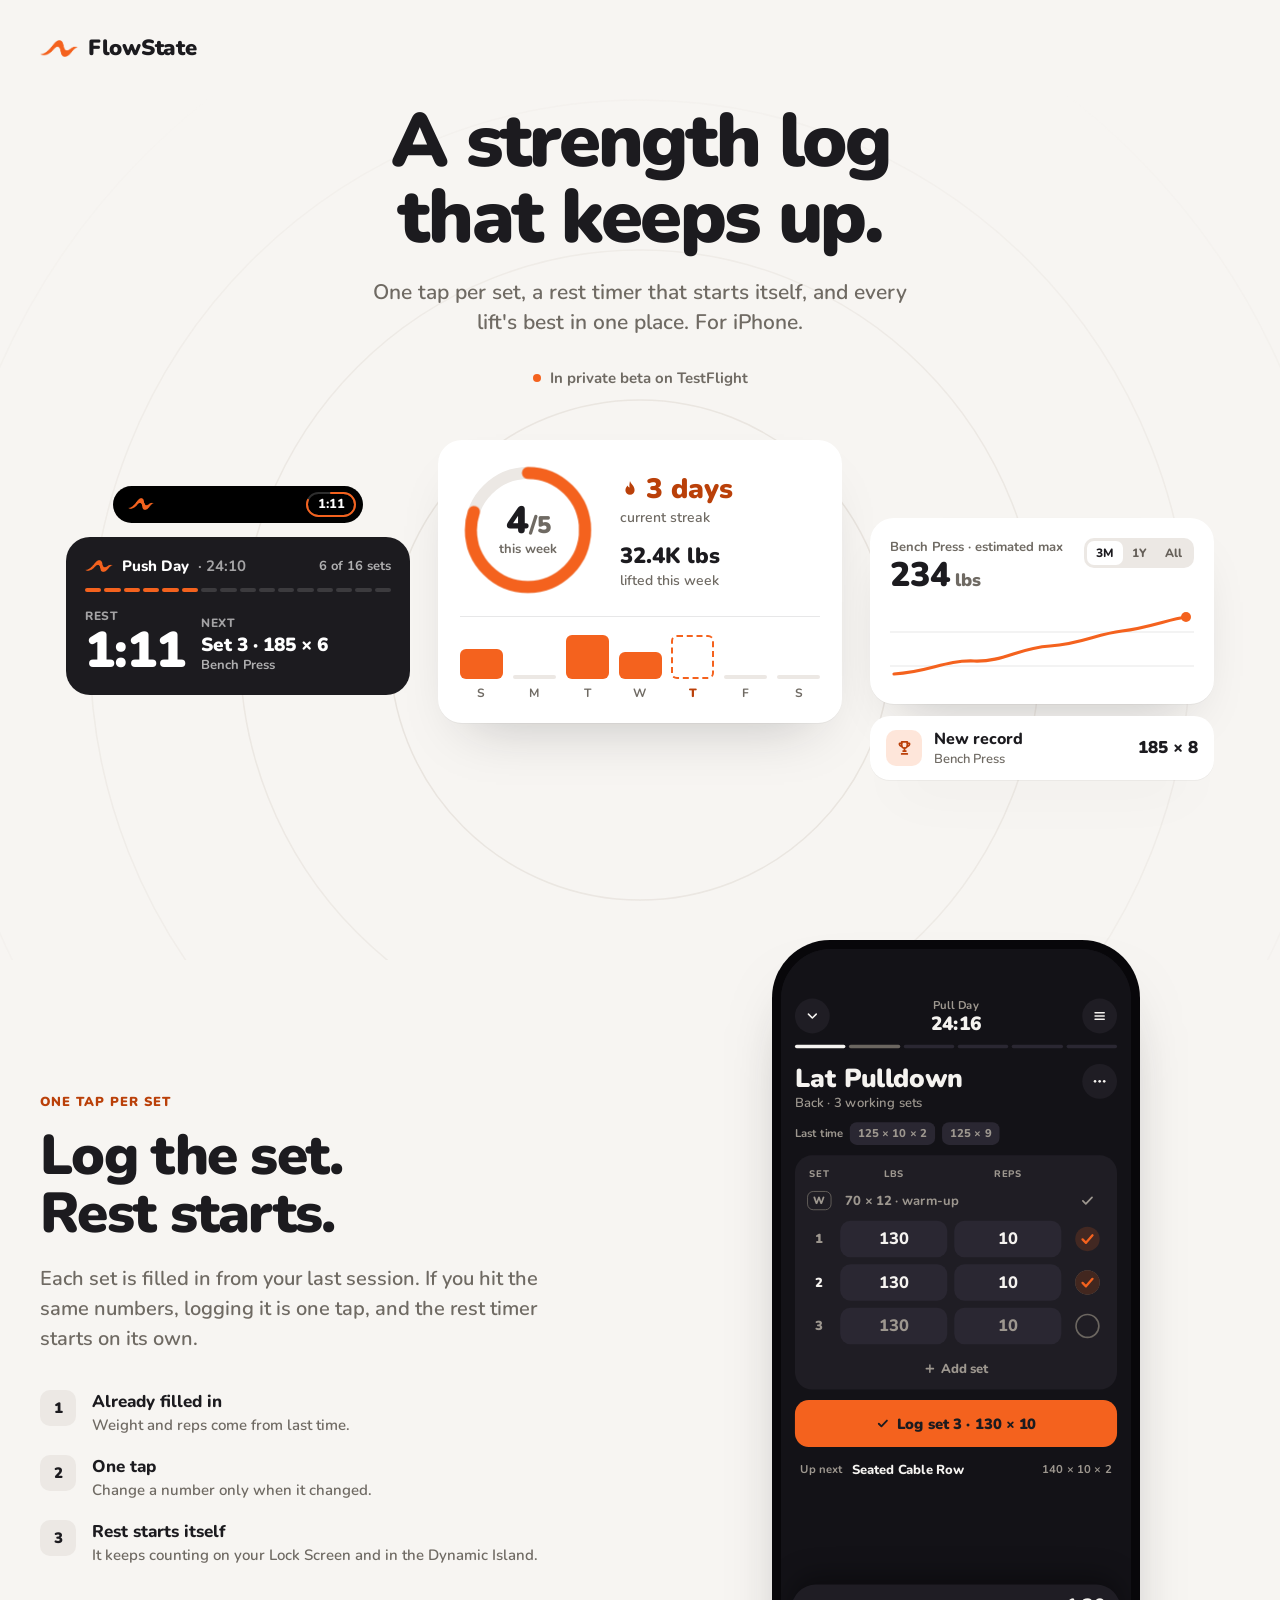
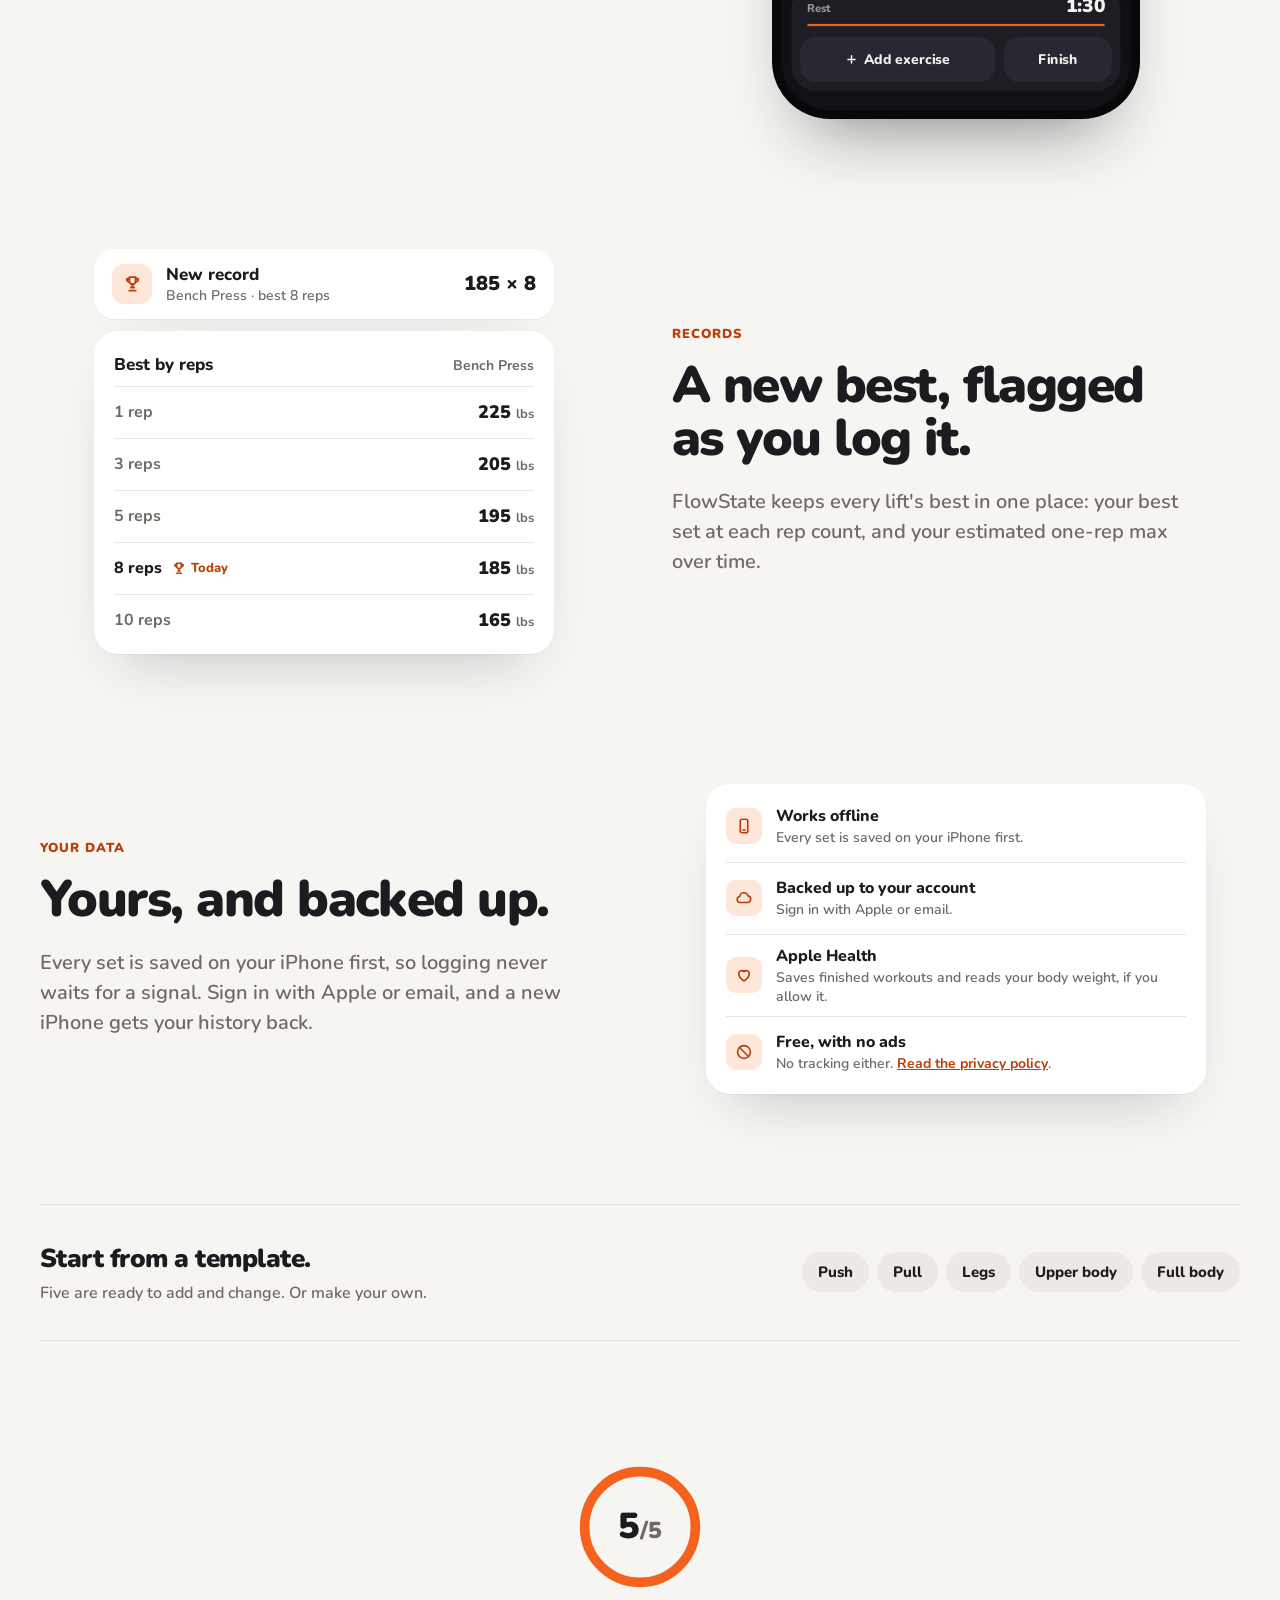
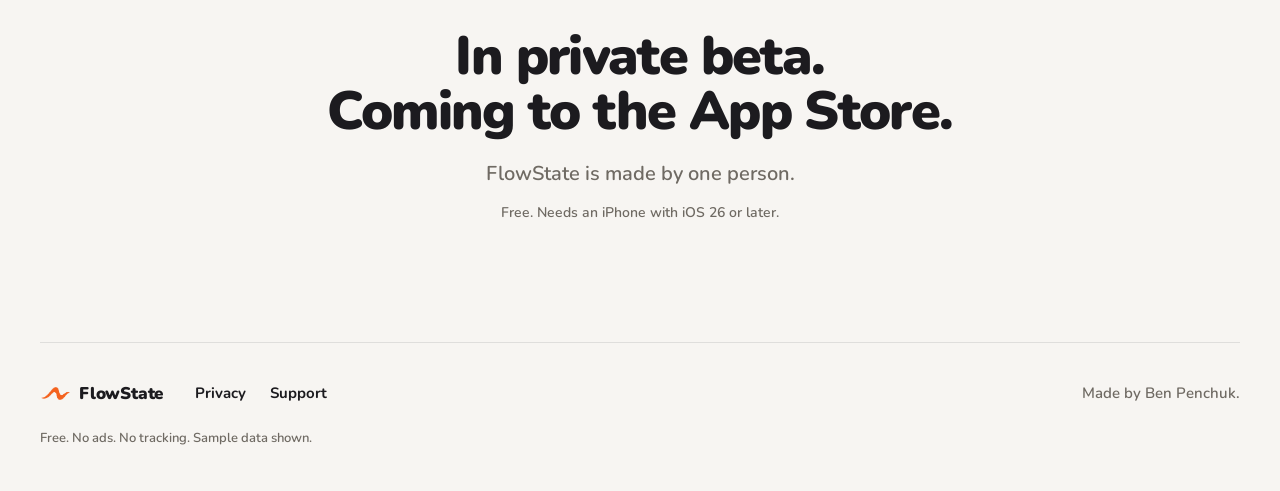
<file: index.html>
<!doctype html>
<html lang="en">
<head>
<meta charset="utf-8">
<meta name="viewport" content="width=device-width, initial-scale=1">
<title>FlowState: a strength training log for iPhone</title>
<meta name="description" content="FlowState is an iPhone app for logging strength training. One tap per set, a rest timer that starts itself, and your records for every lift. In private beta.">
<meta name="theme-color" content="#f7f5f2" media="(prefers-color-scheme: light)">
<meta name="theme-color" content="#131217" media="(prefers-color-scheme: dark)">
<link rel="canonical" href="https://flowstatefit.app/">
<link rel="icon" type="image/png" href="icon.png">
<link rel="icon" type="image/png" href="icon-dark.png" media="(prefers-color-scheme: dark)">
<link rel="apple-touch-icon" href="icon.png">
<meta property="og:type" content="website">
<meta property="og:site_name" content="FlowState">
<meta property="og:title" content="FlowState">
<meta property="og:description" content="A strength training log for iPhone. Log a set in one tap. Made by Ben.">
<meta property="og:url" content="https://flowstatefit.app/">
<meta property="og:image" content="https://flowstatefit.app/og.png">
<meta property="og:image:width" content="1200">
<meta property="og:image:height" content="630">
<meta property="og:image:alt" content="FlowState: a strength log that keeps up, with the weekly ring showing 4 of 5 sessions.">
<meta name="twitter:card" content="summary_large_image">
<link rel="stylesheet" href="home.css">
</head>
<body>
<div class="page">

<div class="rings rings-wide" aria-hidden="true">
<svg width="1440" height="960" viewBox="0 0 1440 960"><g fill="none" stroke="currentColor" stroke-width="1.5"><circle cx="720" cy="650" r="250"/><circle cx="720" cy="650" r="400"/><circle cx="720" cy="650" r="550"/><circle cx="720" cy="650" r="700"/></g></svg>
</div>
<div class="rings rings-narrow" aria-hidden="true">
<svg width="390" height="1000" viewBox="0 0 390 1000"><g fill="none" stroke="currentColor" stroke-width="1.5"><circle cx="195" cy="520" r="230"/><circle cx="195" cy="520" r="340"/><circle cx="195" cy="520" r="450"/></g></svg>
</div>

<header class="site-header wrap">
<a class="brand" href="./"><span class="mark" aria-hidden="true"></span><span>FlowState</span></a>
</header>

<main>

<!-- Hero -->
<section class="hero wrap" aria-labelledby="hero-title">
<h1 id="hero-title" class="rise">A strength log<br>that keeps up.</h1>
<p class="hero-sub rise">One tap per set, a rest timer that starts itself, and every lift's best in one place.<span class="wide-only"> For iPhone.</span></p>
<div class="cta rise">
<p class="status">In private beta on TestFlight</p>
</div>

<div class="exhibit">

<div class="x-ring">
<div class="card ringcard rise" role="img" aria-label="The FlowState home card. 4 of 5 sessions this week, a 3 day streak, 32.4 thousand pounds lifted, and a bar for each day's volume.">
<div class="rc-top">
<div class="ring">
<svg viewBox="0 0 124 124"><circle class="track" cx="62" cy="62" r="52"/><circle class="arc ring-arc" cx="62" cy="62" r="52" transform="rotate(-90 62 62)"/></svg>
<div class="ring-text"><span class="ring-num"><span class="cnt cnt-hero"></span><span class="of">/5</span></span><span class="ring-cap">this week</span></div>
</div>
<div class="rc-stats">
<div><span class="streak"><svg viewBox="0 0 24 24" fill="currentColor"><path d="M12 2.5c.8 3.6 5.5 5.6 5.5 11a5.5 5.5 0 0 1-11 0c0-2.6 1.5-4 2.6-5.6.6 1.6 1.5 2.2 2.4 2.3-.6-2.7.1-5.1.5-7.7z"/></svg>3 days</span><span class="stat-cap">current streak</span></div>
<div><span class="vol">32.4K lbs</span><span class="stat-cap">lifted this week</span></div>
</div>
</div>
<div class="days">
<div class="day"><span class="bar on"></span><span class="dl">S</span></div>
<div class="day"><span class="bar"></span><span class="dl">M</span></div>
<div class="day"><span class="bar on"></span><span class="dl">T</span></div>
<div class="day"><span class="bar on"></span><span class="dl">W</span></div>
<div class="day"><span class="bar today"></span><span class="dl now">T</span></div>
<div class="day"><span class="bar"></span><span class="dl">F</span></div>
<div class="day"><span class="bar"></span><span class="dl">S</span></div>
</div>
</div>
</div>

<div class="x-lock">
<div class="island rise" role="img" aria-label="The FlowState rest timer in the Dynamic Island, counting down from 1 minute 12 seconds.">
<span class="mark"></span>
<span class="cap">
<svg width="50" height="25" viewBox="0 0 50 25"><path class="cap-track" d="M25 1H37.5A11.5 11.5 0 0 1 37.5 24H12.5A11.5 11.5 0 0 1 12.5 1Z"/><path class="cap-arc" d="M25 1H37.5A11.5 11.5 0 0 1 37.5 24H12.5A11.5 11.5 0 0 1 12.5 1Z" pathLength="100"/></svg>
<span class="cap-time" data-clock>1:12</span>
</span>
</div>
<div class="lock rise" role="img" aria-label="The FlowState rest timer on the Lock Screen, counting down. Next: set 3 of Bench Press, 185 pounds for 6 reps.">
<div class="lock-head"><span class="mark"></span><span class="lock-title">Push Day</span><span class="lock-time">· 24:10</span><span class="lock-sets">6 of 16 sets</span></div>
<div class="segs"><i class="on"></i><i class="on"></i><i class="on"></i><i class="on"></i><i class="on"></i><i class="on"></i><i></i><i></i><i></i><i></i><i></i><i></i><i></i><i></i><i></i><i></i></div>
<div class="lock-rest">
<div class="lock-clock"><span class="lbl">Rest</span><span class="big" data-clock>1:12</span></div>
<div class="lock-next"><span class="lbl">Next</span><span class="nx">Set 3 · 185 × 6</span><span class="nx-ex">Bench Press</span></div>
</div>
</div>
</div>

<div class="x-chart">
<div class="card chartcard rise" role="img" aria-label="A FlowState exercise card for Bench Press with an estimated one-rep max of 234 pounds and a rising chart, and a new record of 185 pounds for 8 reps.">
<div class="cc-top">
<div class="cc-title"><span class="cc-cap">Bench Press · estimated max</span><span class="cc-num">234<span class="unit"> lbs</span></span></div>
<div class="range"><span class="sel">3M</span><span>1Y</span><span>All</span></div>
</div>
<svg class="chart" viewBox="0 0 304 84"><path class="grid" d="M0 28H304M0 62H304"/><path class="spark" d="M4 70 C 40 68, 54 56, 84 57 S 128 44, 160 42 S 206 30, 232 27 S 280 15, 296 13" pathLength="100"/><circle class="spark-dot" cx="296" cy="13" r="5"/></svg>
</div>
<div class="card recordrow rise" role="img" aria-label="A new record: Bench Press, 185 pounds for 8 reps.">
<span class="tile"><svg width="17" height="17" viewBox="0 0 24 24" fill="none" stroke="currentColor" stroke-width="2.4" stroke-linecap="round" stroke-linejoin="round"><path d="M8 4h8v5a4 4 0 0 1-8 0z"/><path d="M8 6H5a3 3 0 0 0 3 4M16 6h3a3 3 0 0 1-3 4M12 13v4M8 21h8M10 17h4"/></svg></span>
<span class="rr-text"><span class="rr-title">New record</span><span class="rr-sub">Bench Press</span></span>
<span class="rr-val">185 × 8</span>
</div>
</div>

</div>
</section>

<!-- Log the set -->
<section class="split log wrap" aria-labelledby="log-title">
<div class="copy">
<span class="eyebrow reveal">One tap per set</span>
<h2 id="log-title" class="reveal">Log the set.<br>Rest starts.</h2>
<p class="reveal">Each set is filled in from your last session. If you hit the same numbers, logging it is one tap, and the rest timer starts on its own.</p>
</div>
<ol class="beats" role="list">
<li class="reveal"><span class="n" aria-hidden="true">1</span><span class="t"><strong>Already filled in</strong><span>Weight and reps come from last time.</span></span></li>
<li class="reveal"><span class="n" aria-hidden="true">2</span><span class="t"><strong>One tap</strong><span>Change a number only when it changed.</span></span></li>
<li class="reveal"><span class="n" aria-hidden="true">3</span><span class="t"><strong>Rest starts itself</strong><span>It keeps counting on your Lock Screen and in the Dynamic Island.</span></span></li>
</ol>
<div class="visual reveal">

<!-- Phone width: part of the workout screen, no frame -->
<div class="panel demo" role="img" aria-label="Part of the FlowState workout screen. Lat Pulldown, three sets filled in at 130 pounds for 10 reps. The second set is logged and a rest timer rises from the bottom bar and starts counting down.">
<div class="p-head">
<span class="p-title"><span class="ex">Lat Pulldown</span><span class="ex-sub">Back · 3 working sets</span></span>
<span class="p-clock"><span class="p-day">Pull Day</span><span class="p-time">24:16</span></span>
</div>
<div class="last"><span class="last-lbl">Last time</span><span class="pill">125 × 10 × 2</span><span class="pill">125 × 9</span></div>
<div class="sets">
<div class="sets-head"><span>SET</span><span>LBS</span><span>REPS</span><span></span></div>
<div class="set-row"><span class="sn dim">1</span><span class="field">130</span><span class="field">10</span><span class="chk"><svg width="30" height="30" viewBox="0 0 32 32"><circle cx="16" cy="16" r="15" fill="rgba(244,98,30,0.16)"/><path d="M10 16.6l4.2 4.2 8-9.2" fill="none" stroke="#F4621E" stroke-width="2.8" stroke-linecap="round" stroke-linejoin="round"/></svg></span></div>
<div class="set-row"><span class="sn">2</span><span class="field">130</span><span class="field">10</span><span class="chk"><svg width="30" height="30" viewBox="0 0 32 32"><circle cx="16" cy="16" r="14" fill="none" stroke="#6B6660" stroke-width="2"/><circle class="wash" cx="16" cy="16" r="15"/><path class="draw" d="M10 16.6l4.2 4.2 8-9.2" pathLength="1"/></svg></span></div>
<div class="set-row"><span class="sn dim">3</span><span class="field dim">130</span><span class="field dim">10</span><span class="chk"><svg width="30" height="30" viewBox="0 0 32 32"><circle cx="16" cy="16" r="14" fill="none" stroke="#6B6660" stroke-width="2"/></svg></span></div>
</div>
<div class="logbtn"><svg width="16" height="16" viewBox="0 0 24 24" fill="none" stroke="currentColor" stroke-width="3.2" stroke-linecap="round" stroke-linejoin="round"><path d="M5 12.5l4.5 4.5L19 7"/></svg><span class="lbl-pre">Log set 2 · 130 × 10</span><span class="lbl-done">Log set 3 · 130 × 10</span></div>
<div class="bar-space">
<div class="restbar">
<div class="rest"><div class="rest-in"><div class="rest-top"><span class="rest-lbl">Rest</span><span class="rest-clock" data-rest>1:30</span></div><span class="rest-track"><span class="rline"></span></span></div></div>
<div class="bar-btns"><span class="b-add"><svg width="14" height="14" viewBox="0 0 24 24" fill="none" stroke="currentColor" stroke-width="3" stroke-linecap="round"><path d="M12 5v14M5 12h14"/></svg>Add exercise</span><span class="b-fin">Finish</span></div>
</div>
</div>
</div>

<!-- Wider screens: the whole workout screen in a plain rounded frame -->
<div class="frame demo" role="img" aria-label="The FlowState workout screen. Lat Pulldown, three sets filled in at 130 pounds for 10 reps. The second set is logged and a rest timer rises from the bottom bar and starts counting down.">
<div class="screen">
<div class="canvas">
<div class="w-body">
<div class="w-top">
<span class="round"><svg width="18" height="18" viewBox="0 0 24 24" fill="none" stroke="#F5F3F0" stroke-width="2.4" stroke-linecap="round" stroke-linejoin="round"><path d="M6 9l6 6 6-6"/></svg></span>
<span class="w-time"><span class="w-day">Pull Day</span><span class="w-clock">24:16</span></span>
<span class="round"><svg width="18" height="18" viewBox="0 0 24 24" fill="none" stroke="#F5F3F0" stroke-width="2.4" stroke-linecap="round" stroke-linejoin="round"><path d="M5 7h14M5 12h14M5 17h14"/></svg></span>
</div>
<div class="prog"><i class="a"></i><i class="b"></i><i></i><i></i><i></i><i></i></div>
<div class="w-title">
<span class="p-title"><span class="ex">Lat Pulldown</span><span class="ex-sub">Back · 3 working sets</span></span>
<span class="round"><svg width="18" height="18" viewBox="0 0 24 24" fill="#F5F3F0"><circle cx="5" cy="12" r="2"/><circle cx="12" cy="12" r="2"/><circle cx="19" cy="12" r="2"/></svg></span>
</div>
<div class="last"><span class="last-lbl">Last time</span><span class="pill">125 × 10 × 2</span><span class="pill">125 × 9</span></div>
<div class="sets">
<div class="sets-head"><span>SET</span><span>LBS</span><span>REPS</span><span></span></div>
<div class="set-warm"><span class="warm-tag">W</span><span class="warm-txt">70 × 12 <span>· warm-up</span></span><span class="chk"><svg width="18" height="18" viewBox="0 0 24 24" fill="none" stroke="#9D978F" stroke-width="2.6" stroke-linecap="round" stroke-linejoin="round"><path d="M5 12.5l4.5 4.5L19 7"/></svg></span></div>
<div class="set-row"><span class="sn dim">1</span><span class="field">130</span><span class="field">10</span><span class="chk"><svg width="30" height="30" viewBox="0 0 32 32"><circle cx="16" cy="16" r="15" fill="rgba(244,98,30,0.16)"/><path d="M10 16.6l4.2 4.2 8-9.2" fill="none" stroke="#F4621E" stroke-width="2.8" stroke-linecap="round" stroke-linejoin="round"/></svg></span></div>
<div class="set-row"><span class="sn">2</span><span class="field">130</span><span class="field">10</span><span class="chk"><svg width="30" height="30" viewBox="0 0 32 32"><circle cx="16" cy="16" r="14" fill="none" stroke="#6B6660" stroke-width="2"/><circle class="wash" cx="16" cy="16" r="15"/><path class="draw" d="M10 16.6l4.2 4.2 8-9.2" pathLength="1"/></svg></span></div>
<div class="set-row"><span class="sn dim">3</span><span class="field dim">130</span><span class="field dim">10</span><span class="chk"><svg width="30" height="30" viewBox="0 0 32 32"><circle cx="16" cy="16" r="14" fill="none" stroke="#6B6660" stroke-width="2"/></svg></span></div>
<div class="add-set"><svg width="14" height="14" viewBox="0 0 24 24" fill="none" stroke="currentColor" stroke-width="3" stroke-linecap="round"><path d="M12 5v14M5 12h14"/></svg>Add set</div>
</div>
<div class="logbtn"><svg width="16" height="16" viewBox="0 0 24 24" fill="none" stroke="currentColor" stroke-width="3.2" stroke-linecap="round" stroke-linejoin="round"><path d="M5 12.5l4.5 4.5L19 7"/></svg><span class="lbl-pre">Log set 2 · 130 × 10</span><span class="lbl-done">Log set 3 · 130 × 10</span></div>
<div class="up-next"><span class="last-lbl">Up next</span><span class="un-name">Seated Cable Row</span><span class="un-meta">140 × 10 × 2</span></div>
</div>
<div class="restbar float">
<div class="rest"><div class="rest-in"><div class="rest-top"><span class="rest-lbl">Rest</span><span class="rest-clock" data-rest>1:30</span></div><span class="rest-track"><span class="rline"></span></span></div></div>
<div class="bar-btns"><span class="b-add"><svg width="14" height="14" viewBox="0 0 24 24" fill="none" stroke="currentColor" stroke-width="3" stroke-linecap="round"><path d="M12 5v14M5 12h14"/></svg>Add exercise</span><span class="b-fin">Finish</span></div>
</div>
</div>
</div>
</div>

</div>
</section>

<!-- Records -->
<section class="split records wrap" aria-labelledby="rec-title">
<div class="copy">
<span class="eyebrow reveal">Records</span>
<h2 id="rec-title" class="reveal">A new best, flagged as you log it.</h2>
<p class="reveal">FlowState keeps every lift's best in one place: your best set at each rep count, and your estimated one-rep max over time.</p>
</div>
<div class="visual" role="img" aria-label="A new record banner for Bench Press, 185 pounds for 8 reps, above a list of the best set at each rep count.">
<div class="card banner reveal">
<span class="tile"><svg width="19" height="19" viewBox="0 0 24 24" fill="none" stroke="currentColor" stroke-width="2.4" stroke-linecap="round" stroke-linejoin="round"><path d="M8 4h8v5a4 4 0 0 1-8 0z"/><path d="M8 6H5a3 3 0 0 0 3 4M16 6h3a3 3 0 0 1-3 4M12 13v4M8 21h8M10 17h4"/></svg></span>
<span class="rr-text"><span class="rr-title">New record</span><span class="rr-sub">Bench Press · best 8 reps</span></span>
<span class="rr-val">185 × 8</span>
</div>
<div class="card reps reveal">
<div class="reps-head"><span>Best by reps</span><span class="sub">Bench Press</span></div>
<div class="rep"><span class="rep-l">1 rep</span><span class="rep-v">225 <small>lbs</small></span></div>
<div class="rep"><span class="rep-l">3 reps</span><span class="rep-v">205 <small>lbs</small></span></div>
<div class="rep"><span class="rep-l">5 reps</span><span class="rep-v">195 <small>lbs</small></span></div>
<div class="rep best"><span class="rep-l">8 reps</span><span class="today"><svg width="14" height="14" viewBox="0 0 24 24" fill="none" stroke="currentColor" stroke-width="2.6" stroke-linecap="round" stroke-linejoin="round"><path d="M8 4h8v5a4 4 0 0 1-8 0z"/><path d="M8 6H5a3 3 0 0 0 3 4M16 6h3a3 3 0 0 1-3 4M12 13v4M8 21h8M10 17h4"/></svg>Today</span><span class="rep-v">185 <small>lbs</small></span></div>
<div class="rep"><span class="rep-l">10 reps</span><span class="rep-v">165 <small>lbs</small></span></div>
</div>
</div>
</section>

<!-- Your data -->
<section class="split data wrap" aria-labelledby="data-title">
<div class="copy">
<span class="eyebrow reveal">Your data</span>
<h2 id="data-title" class="reveal">Yours, and backed up.</h2>
<p class="reveal">Every set is saved on your iPhone first, so logging never waits for a signal. Sign in with Apple or email, and a new iPhone gets your history back.</p>
</div>
<ul class="card facts reveal" role="list">
<li><span class="tile"><svg width="18" height="18" viewBox="0 0 24 24" fill="none" stroke="currentColor" stroke-width="2.2" stroke-linecap="round" stroke-linejoin="round" aria-hidden="true"><rect x="7" y="3" width="10" height="18" rx="2.5"/><path d="M11 17.5h2"/></svg></span><span class="f-text"><strong>Works offline</strong><span>Every set is saved on your iPhone first.</span></span></li>
<li><span class="tile"><svg width="18" height="18" viewBox="0 0 24 24" fill="none" stroke="currentColor" stroke-width="2.2" stroke-linecap="round" stroke-linejoin="round" aria-hidden="true"><path d="M7 18a4 4 0 0 1-.6-7.96A5.5 5.5 0 0 1 17.2 9.1 4.5 4.5 0 0 1 17 18z"/></svg></span><span class="f-text"><strong>Backed up to your account</strong><span>Sign in with Apple or email.</span></span></li>
<li><span class="tile"><svg width="18" height="18" viewBox="0 0 24 24" fill="none" stroke="currentColor" stroke-width="2.2" stroke-linecap="round" stroke-linejoin="round" aria-hidden="true"><path d="M12 20s-7-4.4-7-10a4 4 0 0 1 7-2.5A4 4 0 0 1 19 10c0 5.6-7 10-7 10z"/></svg></span><span class="f-text"><strong>Apple Health</strong><span>Saves finished workouts and reads your body weight, if you allow it.</span></span></li>
<li><span class="tile"><svg width="18" height="18" viewBox="0 0 24 24" fill="none" stroke="currentColor" stroke-width="2.2" stroke-linecap="round" stroke-linejoin="round" aria-hidden="true"><circle cx="12" cy="12" r="8.5"/><path d="M6 6l12 12"/></svg></span><span class="f-text"><strong>Free, with no ads</strong><span>No tracking either. <a href="privacy">Read the privacy policy</a>.</span></span></li>
</ul>
</section>

<!-- Templates -->
<section class="templates wrap" aria-labelledby="tpl-title">
<div class="tpl-inner reveal">
<div class="tpl-text"><h3 id="tpl-title">Start from a template.</h3><p>Five are ready to add and change. Or make your own.</p></div>
<ul class="chips" role="list"><li>Push</li><li>Pull</li><li>Legs</li><li>Upper body</li><li>Full body</li></ul>
</div>
</section>

<!-- Closing -->
<section class="closing wrap" aria-labelledby="close-title">
<div class="close-ring reveal-ring" aria-hidden="true">
<svg viewBox="0 0 124 124"><circle class="track" cx="62" cy="62" r="52"/><circle class="arc close-arc" cx="62" cy="62" r="52" transform="rotate(-90 62 62)"/></svg>
<div class="close-num"><span><span class="cnt cnt-close"></span><span class="of">/5</span></span></div>
</div>
<h2 id="close-title" class="reveal">In private beta.<br>Coming to the <span class="nw">App Store.</span></h2>
<p class="close-sub reveal">FlowState is made by one person.</p>
<p class="fine reveal">Free. Needs an iPhone with iOS 26 or later.</p>
</section>

</main>

<footer class="site-footer wrap">
<div class="foot-row">
<span class="foot-brand"><span class="mark" aria-hidden="true"></span><span>FlowState</span></span>
<nav aria-label="Footer"><a href="privacy">Privacy</a><a href="support">Support</a></nav>
<p class="made">Made by Ben Penchuk.</p>
</div>
<p class="fine">Free. No ads. No tracking. Sample data shown.</p>
</footer>

</div>
<script src="home.js"></script>
</body>
</html>
</file>
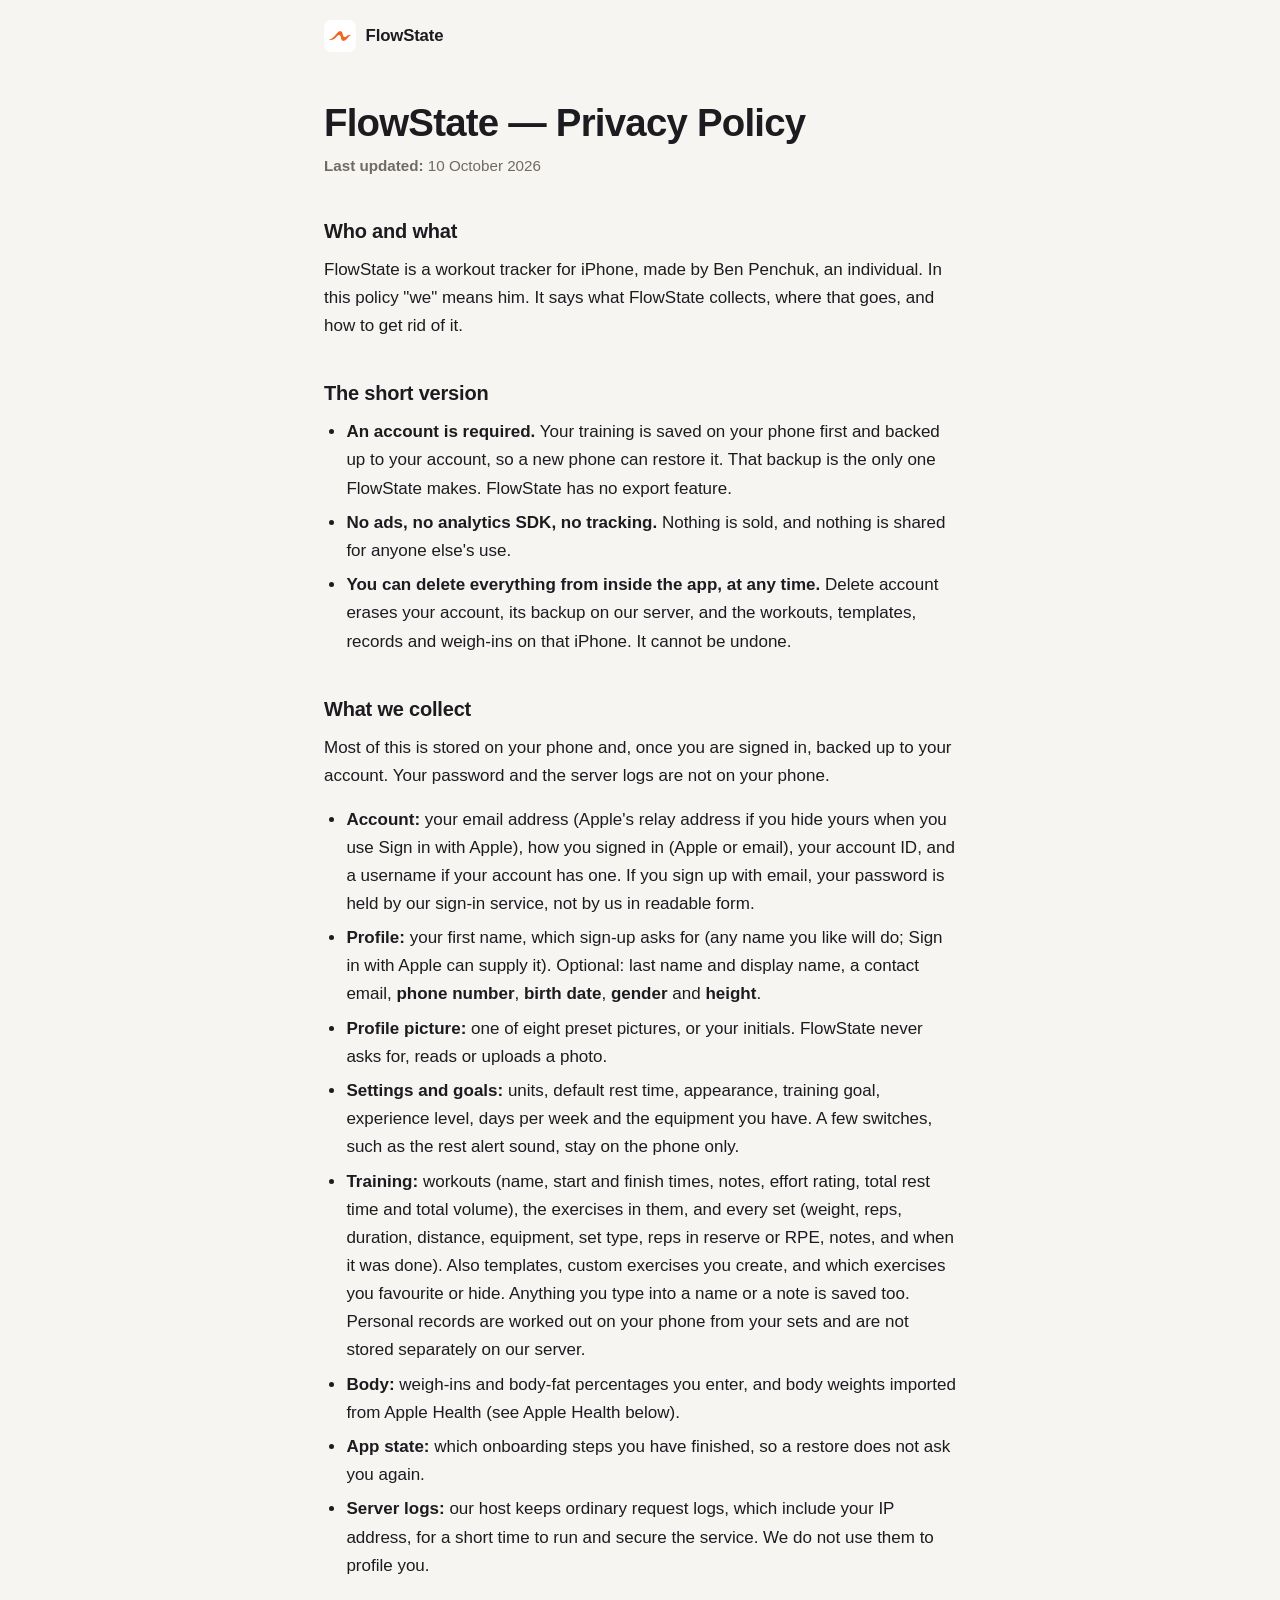
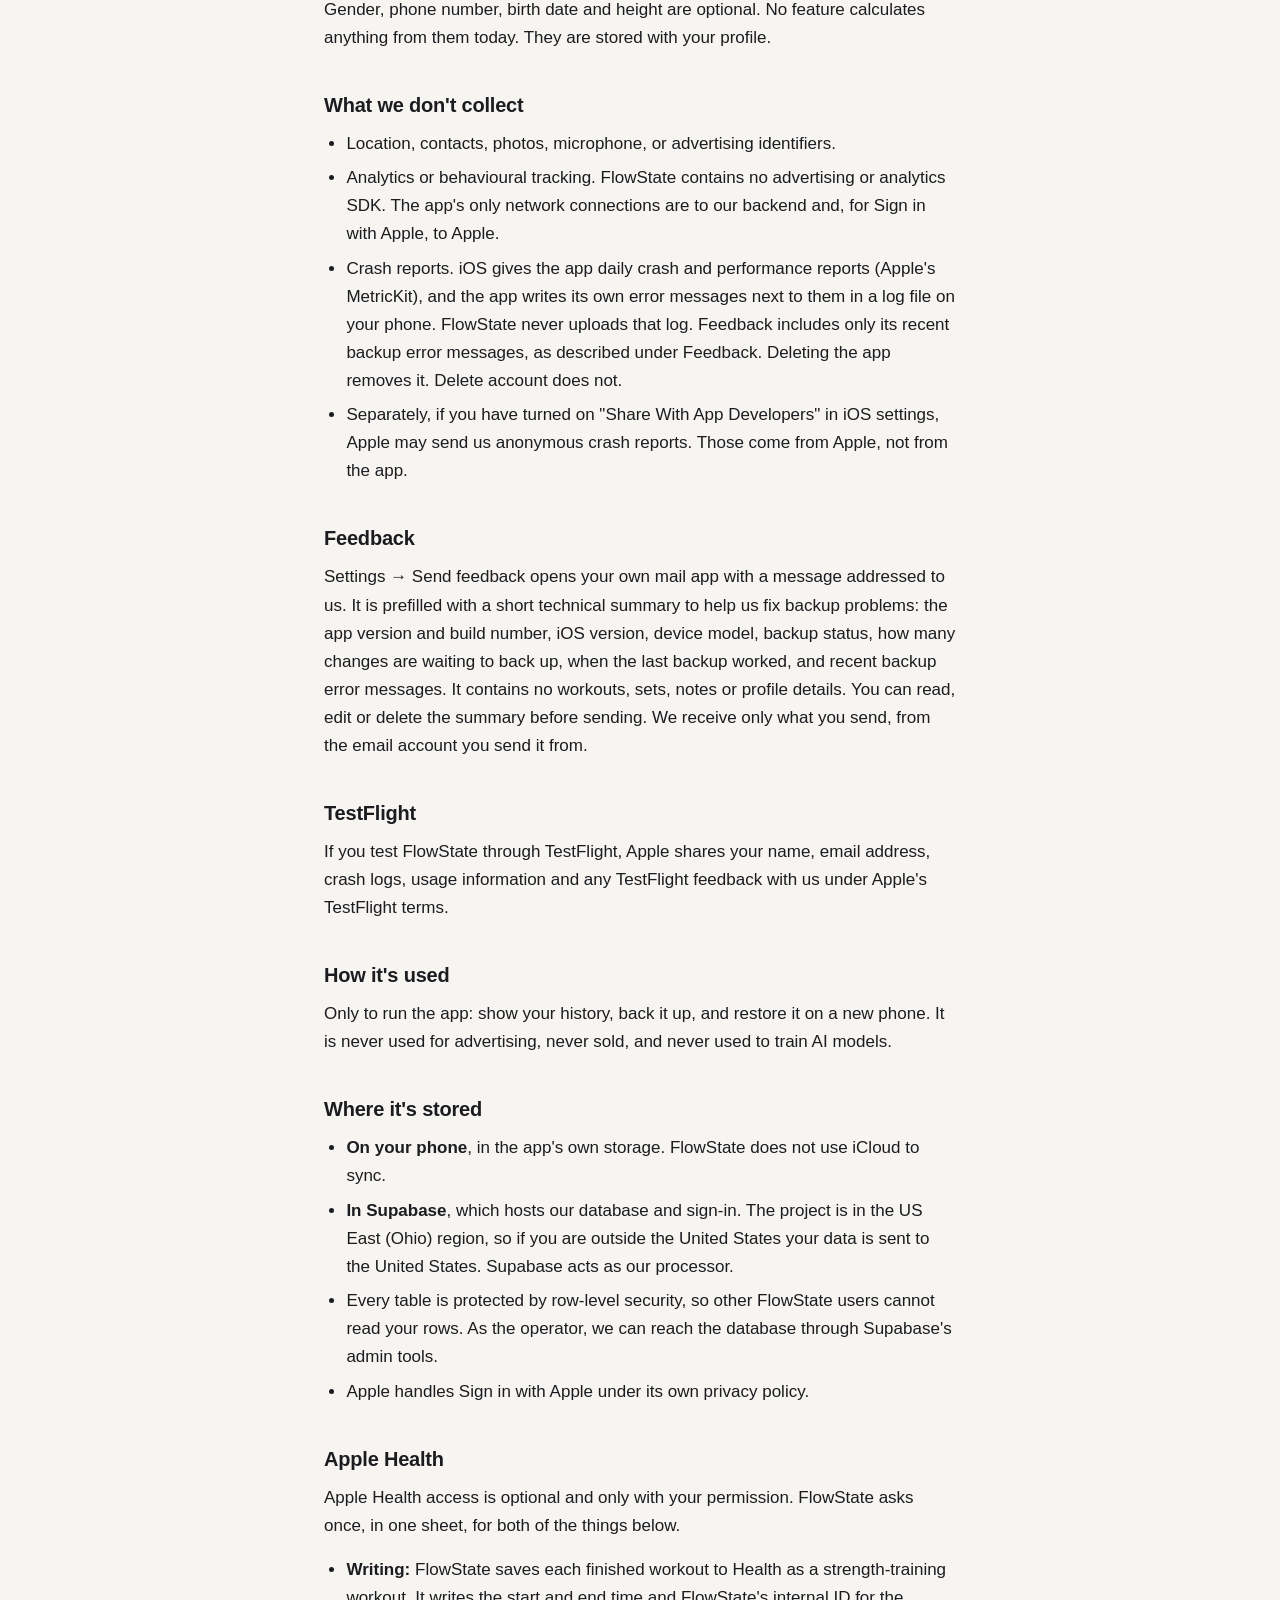
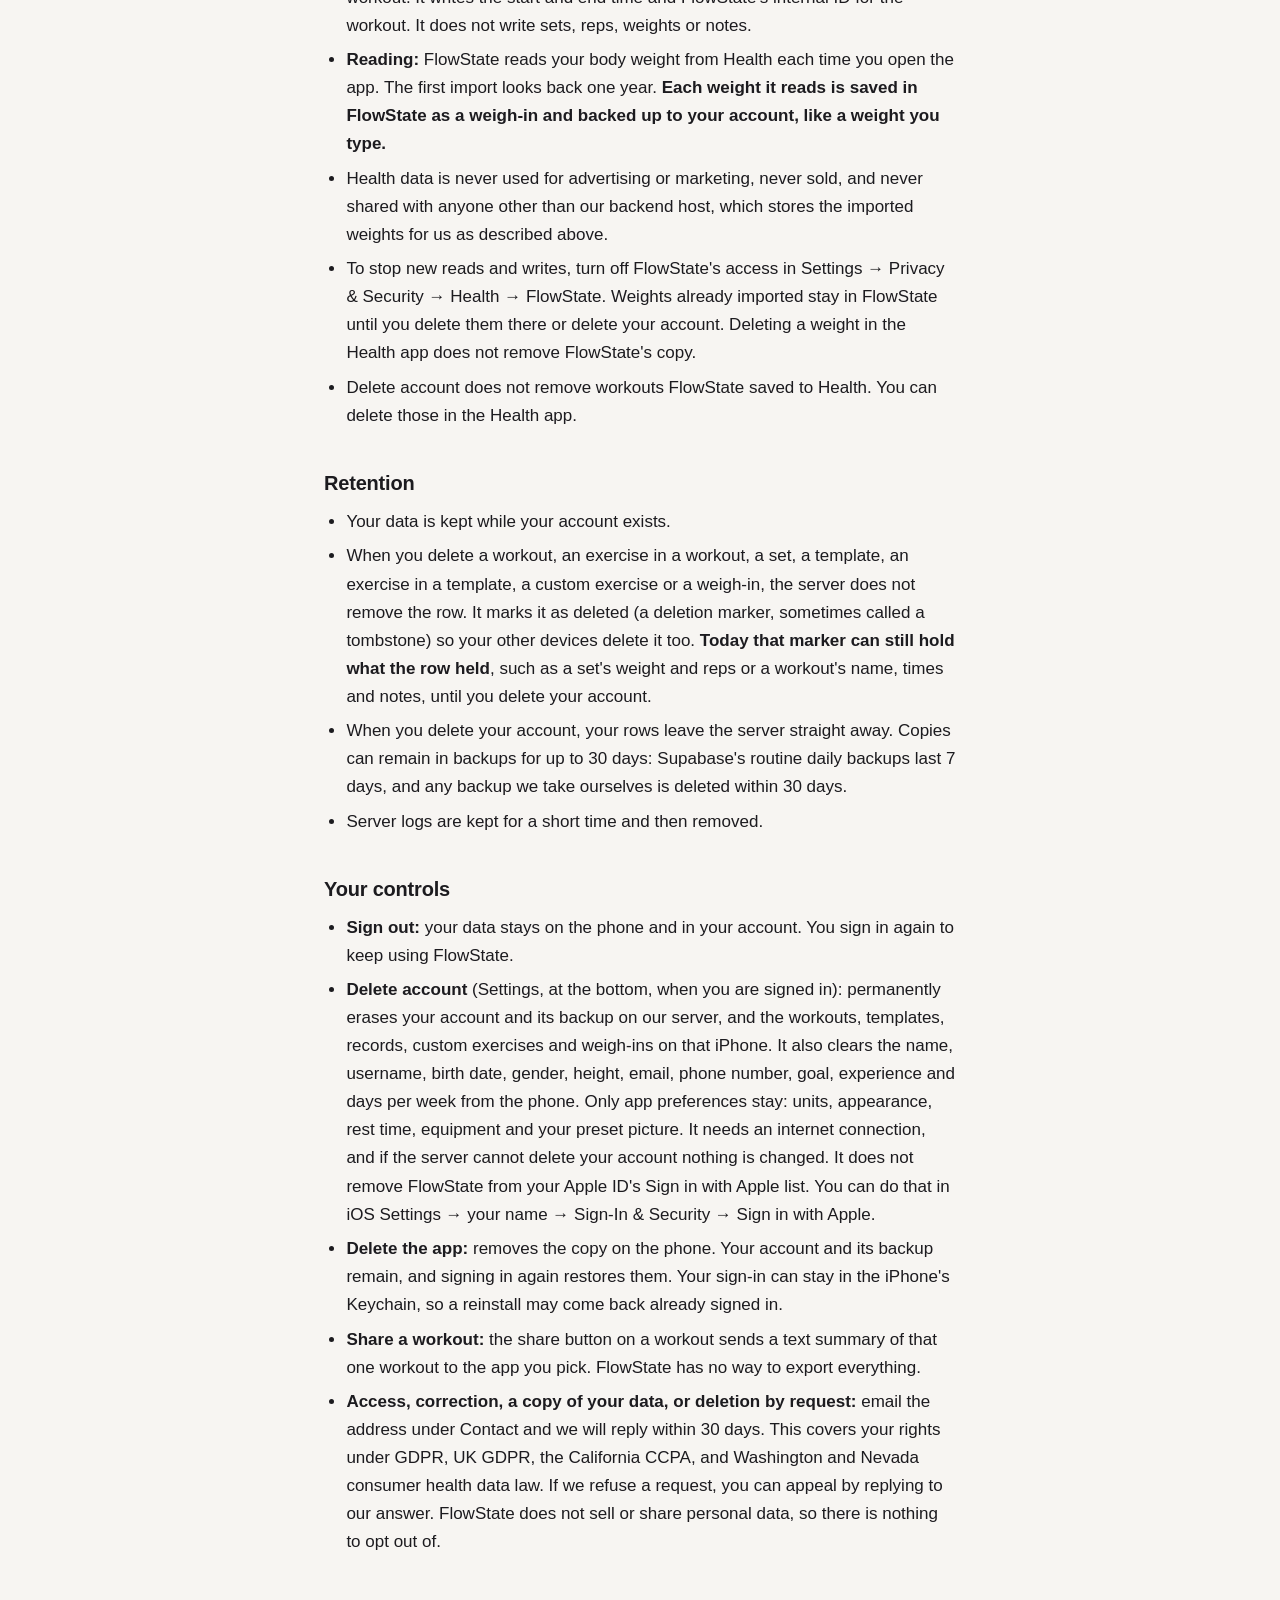
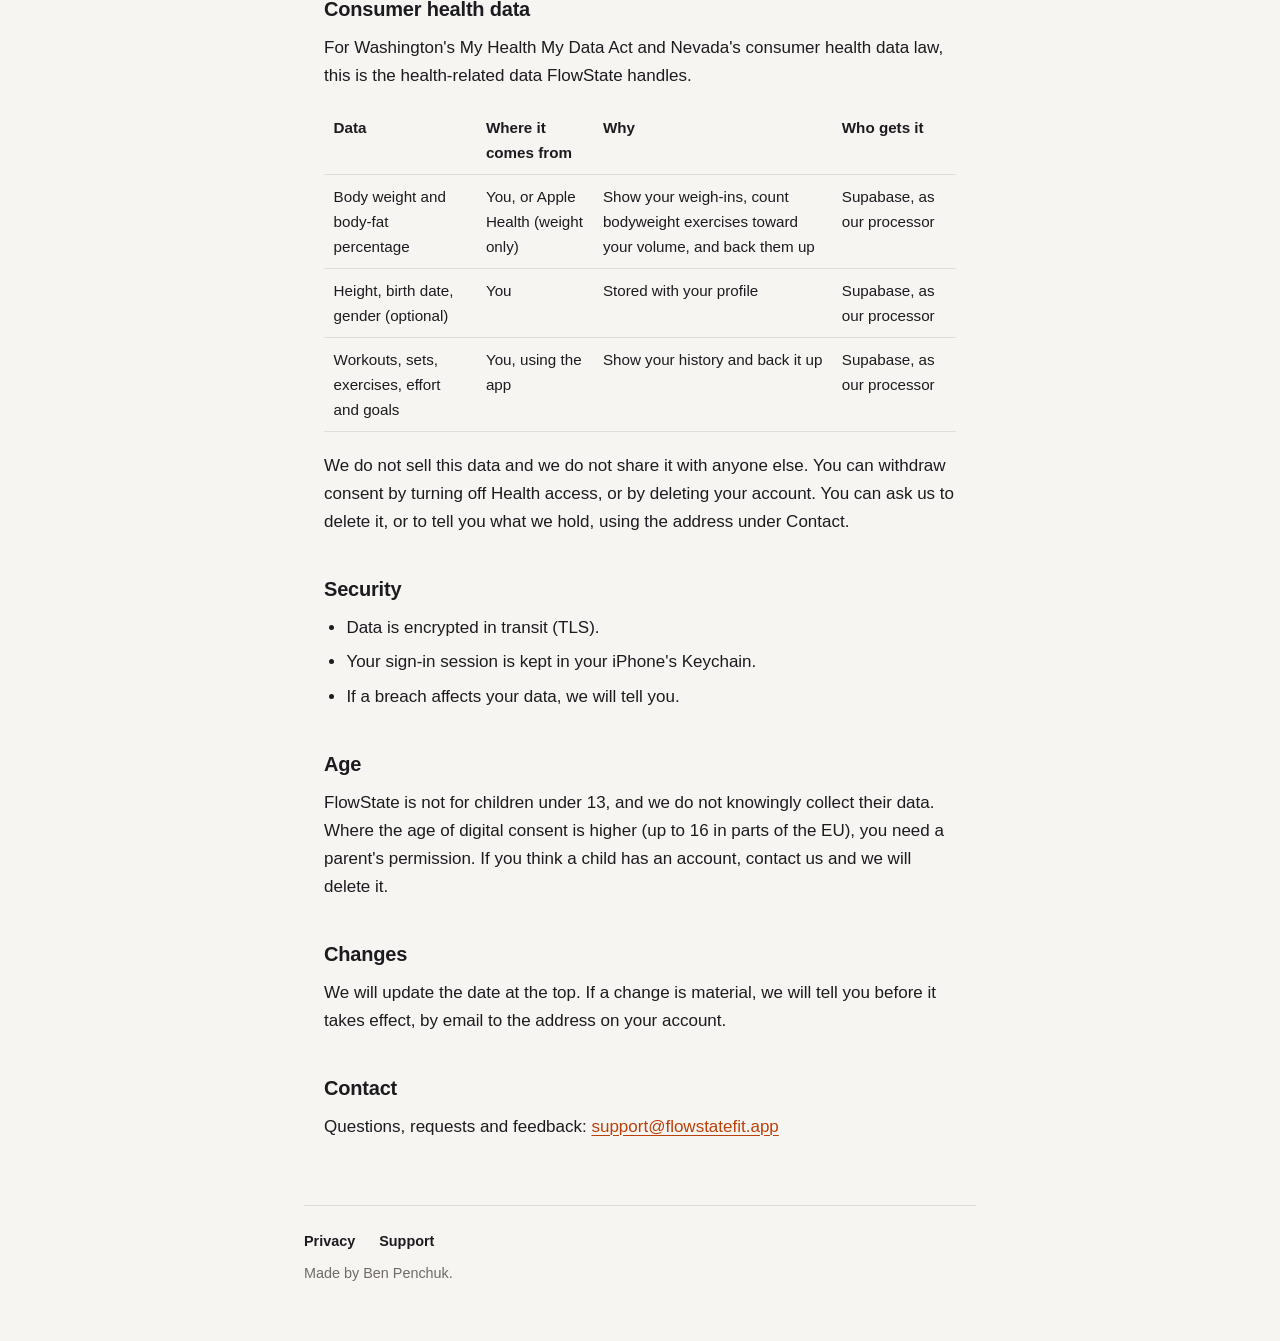
<file: privacy.html>
<!doctype html>
<html lang="en">
<head>
<meta charset="utf-8">
<meta name="viewport" content="width=device-width, initial-scale=1">
<title>FlowState Privacy Policy</title>
<meta name="description" content="How FlowState handles your data.">
<meta name="theme-color" content="#f7f5f2" media="(prefers-color-scheme: light)">
<meta name="theme-color" content="#131217" media="(prefers-color-scheme: dark)">
<link rel="canonical" href="https://flowstatefit.app/privacy">
<link rel="icon" type="image/png" href="icon.png">
<link rel="apple-touch-icon" href="icon.png">
<meta property="og:site_name" content="FlowState">
<meta property="og:title" content="FlowState Privacy Policy">
<meta property="og:description" content="How FlowState handles your data.">
<meta property="og:image" content="https://flowstatefit.app/icon.png">
<link rel="stylesheet" href="style.css">
</head>
<body class="doc">
<header class="site-header"><a class="brand" href="./"><picture><source media="(prefers-color-scheme: dark)" srcset="icon-dark.png"><img src="icon.png" width="32" height="32" alt="" ></picture><span>FlowState</span></a></header>
<main>
<article>
<h1>FlowState — Privacy Policy</h1>
<p class="updated"><strong>Last updated:</strong> 10 October 2026</p>
<h2>Who and what</h2>
<p>FlowState is a workout tracker for iPhone, made by Ben Penchuk, an individual. In this policy "we" means him. It says what FlowState collects, where that goes, and how to get rid of it.</p>
<h2>The short version</h2>
<ul>
<li><strong>An account is required.</strong> Your training is saved on your phone first and backed up to your account, so a new phone can restore it. That backup is the only one FlowState makes. FlowState has no export feature.</li>
<li><strong>No ads, no analytics SDK, no tracking.</strong> Nothing is sold, and nothing is shared for anyone else's use.</li>
<li><strong>You can delete everything from inside the app, at any time.</strong> Delete account erases your account, its backup on our server, and the workouts, templates, records and weigh-ins on that iPhone. It cannot be undone.</li>
</ul>
<h2>What we collect</h2>
<p>Most of this is stored on your phone and, once you are signed in, backed up to your account. Your password and the server logs are not on your phone.</p>
<ul>
<li><strong>Account:</strong> your email address (Apple's relay address if you hide yours when you use Sign in with Apple), how you signed in (Apple or email), your account ID, and a username if your account has one. If you sign up with email, your password is held by our sign-in service, not by us in readable form.</li>
<li><strong>Profile:</strong> your first name, which sign-up asks for (any name you like will do; Sign in with Apple can supply it). Optional: last name and display name, a contact email, <strong>phone number</strong>, <strong>birth date</strong>, <strong>gender</strong> and <strong>height</strong>.</li>
<li><strong>Profile picture:</strong> one of eight preset pictures, or your initials. FlowState never asks for, reads or uploads a photo.</li>
<li><strong>Settings and goals:</strong> units, default rest time, appearance, training goal, experience level, days per week and the equipment you have. A few switches, such as the rest alert sound, stay on the phone only.</li>
<li><strong>Training:</strong> workouts (name, start and finish times, notes, effort rating, total rest time and total volume), the exercises in them, and every set (weight, reps, duration, distance, equipment, set type, reps in reserve or RPE, notes, and when it was done). Also templates, custom exercises you create, and which exercises you favourite or hide. Anything you type into a name or a note is saved too. Personal records are worked out on your phone from your sets and are not stored separately on our server.</li>
<li><strong>Body:</strong> weigh-ins and body-fat percentages you enter, and body weights imported from Apple Health (see Apple Health below).</li>
<li><strong>App state:</strong> which onboarding steps you have finished, so a restore does not ask you again.</li>
<li><strong>Server logs:</strong> our host keeps ordinary request logs, which include your IP address, for a short time to run and secure the service. We do not use them to profile you.</li>
</ul>
<p>Gender, phone number, birth date and height are optional. No feature calculates anything from them today. They are stored with your profile.</p>
<h2>What we don't collect</h2>
<ul>
<li>Location, contacts, photos, microphone, or advertising identifiers.</li>
<li>Analytics or behavioural tracking. FlowState contains no advertising or analytics SDK. The app's only network connections are to our backend and, for Sign in with Apple, to Apple.</li>
<li>Crash reports. iOS gives the app daily crash and performance reports (Apple's MetricKit), and the app writes its own error messages next to them in a log file on your phone. FlowState never uploads that log. Feedback includes only its recent backup error messages, as described under Feedback. Deleting the app removes it. Delete account does not.</li>
<li>Separately, if you have turned on "Share With App Developers" in iOS settings, Apple may send us anonymous crash reports. Those come from Apple, not from the app.</li>
</ul>
<h2>Feedback</h2>
<p>Settings → Send feedback opens your own mail app with a message addressed to us. It is prefilled with a short technical summary to help us fix backup problems: the app version and build number, iOS version, device model, backup status, how many changes are waiting to back up, when the last backup worked, and recent backup error messages. It contains no workouts, sets, notes or profile details. You can read, edit or delete the summary before sending. We receive only what you send, from the email account you send it from.</p>
<h2>TestFlight</h2>
<p>If you test FlowState through TestFlight, Apple shares your name, email address, crash logs, usage information and any TestFlight feedback with us under Apple's TestFlight terms.</p>
<h2>How it's used</h2>
<p>Only to run the app: show your history, back it up, and restore it on a new phone. It is never used for advertising, never sold, and never used to train AI models.</p>
<h2>Where it's stored</h2>
<ul>
<li><strong>On your phone</strong>, in the app's own storage. FlowState does not use iCloud to sync.</li>
<li><strong>In Supabase</strong>, which hosts our database and sign-in. The project is in the US East (Ohio) region, so if you are outside the United States your data is sent to the United States. Supabase acts as our processor.</li>
<li>Every table is protected by row-level security, so other FlowState users cannot read your rows. As the operator, we can reach the database through Supabase's admin tools.</li>
<li>Apple handles Sign in with Apple under its own privacy policy.</li>
</ul>
<h2>Apple Health</h2>
<p>Apple Health access is optional and only with your permission. FlowState asks once, in one sheet, for both of the things below.</p>
<ul>
<li><strong>Writing:</strong> FlowState saves each finished workout to Health as a strength-training workout. It writes the start and end time and FlowState's internal ID for the workout. It does not write sets, reps, weights or notes.</li>
<li><strong>Reading:</strong> FlowState reads your body weight from Health each time you open the app. The first import looks back one year. <strong>Each weight it reads is saved in FlowState as a weigh-in and backed up to your account, like a weight you type.</strong></li>
<li>Health data is never used for advertising or marketing, never sold, and never shared with anyone other than our backend host, which stores the imported weights for us as described above.</li>
<li>To stop new reads and writes, turn off FlowState's access in Settings → Privacy &amp; Security → Health → FlowState. Weights already imported stay in FlowState until you delete them there or delete your account. Deleting a weight in the Health app does not remove FlowState's copy.</li>
<li>Delete account does not remove workouts FlowState saved to Health. You can delete those in the Health app.</li>
</ul>
<h2>Retention</h2>
<ul>
<li>Your data is kept while your account exists.</li>
<li>When you delete a workout, an exercise in a workout, a set, a template, an exercise in a template, a custom exercise or a weigh-in, the server does not remove the row. It marks it as deleted (a deletion marker, sometimes called a tombstone) so your other devices delete it too. <strong>Today that marker can still hold what the row held</strong>, such as a set's weight and reps or a workout's name, times and notes, until you delete your account.</li>
<li>When you delete your account, your rows leave the server straight away. Copies can remain in backups for up to 30 days: Supabase's routine daily backups last 7 days, and any backup we take ourselves is deleted within 30 days.</li>
<li>Server logs are kept for a short time and then removed.</li>
</ul>
<h2>Your controls</h2>
<ul>
<li><strong>Sign out:</strong> your data stays on the phone and in your account. You sign in again to keep using FlowState.</li>
<li><strong>Delete account</strong> (Settings, at the bottom, when you are signed in): permanently erases your account and its backup on our server, and the workouts, templates, records, custom exercises and weigh-ins on that iPhone. It also clears the name, username, birth date, gender, height, email, phone number, goal, experience and days per week from the phone. Only app preferences stay: units, appearance, rest time, equipment and your preset picture. It needs an internet connection, and if the server cannot delete your account nothing is changed. It does not remove FlowState from your Apple ID's Sign in with Apple list. You can do that in iOS Settings → your name → Sign-In &amp; Security → Sign in with Apple.</li>
<li><strong>Delete the app:</strong> removes the copy on the phone. Your account and its backup remain, and signing in again restores them. Your sign-in can stay in the iPhone's Keychain, so a reinstall may come back already signed in.</li>
<li><strong>Share a workout:</strong> the share button on a workout sends a text summary of that one workout to the app you pick. FlowState has no way to export everything.</li>
<li><strong>Access, correction, a copy of your data, or deletion by request:</strong> email the address under Contact and we will reply within 30 days. This covers your rights under GDPR, UK GDPR, the California CCPA, and Washington and Nevada consumer health data law. If we refuse a request, you can appeal by replying to our answer. FlowState does not sell or share personal data, so there is nothing to opt out of.</li>
</ul>
<h2>Consumer health data</h2>
<p>For Washington's My Health My Data Act and Nevada's consumer health data law, this is the health-related data FlowState handles.</p>
<table><thead><tr>
<th>Data</th>
<th>Where it comes from</th>
<th>Why</th>
<th>Who gets it</th>
</tr></thead><tbody>
<tr>
<td>Body weight and body-fat percentage</td>
<td>You, or Apple Health (weight only)</td>
<td>Show your weigh-ins, count bodyweight exercises toward your volume, and back them up</td>
<td>Supabase, as our processor</td>
</tr>
<tr>
<td>Height, birth date, gender (optional)</td>
<td>You</td>
<td>Stored with your profile</td>
<td>Supabase, as our processor</td>
</tr>
<tr>
<td>Workouts, sets, exercises, effort and goals</td>
<td>You, using the app</td>
<td>Show your history and back it up</td>
<td>Supabase, as our processor</td>
</tr>
</tbody></table>
<p>We do not sell this data and we do not share it with anyone else. You can withdraw consent by turning off Health access, or by deleting your account. You can ask us to delete it, or to tell you what we hold, using the address under Contact.</p>
<h2>Security</h2>
<ul>
<li>Data is encrypted in transit (TLS).</li>
<li>Your sign-in session is kept in your iPhone's Keychain.</li>
<li>If a breach affects your data, we will tell you.</li>
</ul>
<h2>Age</h2>
<p>FlowState is not for children under 13, and we do not knowingly collect their data. Where the age of digital consent is higher (up to 16 in parts of the EU), you need a parent's permission. If you think a child has an account, contact us and we will delete it.</p>
<h2>Changes</h2>
<p>We will update the date at the top. If a change is material, we will tell you before it takes effect, by email to the address on your account.</p>
<h2>Contact</h2>
<p>Questions, requests and feedback: <a href="mailto:support@flowstatefit.app">support@flowstatefit.app</a></p>
</article>
</main>
<footer>
<div class="foot">
<nav aria-label="Footer"><a href="privacy">Privacy</a><a href="support">Support</a></nav>
<p>Made by Ben Penchuk.</p>
</div>
</footer>
</body>
</html>
</file>
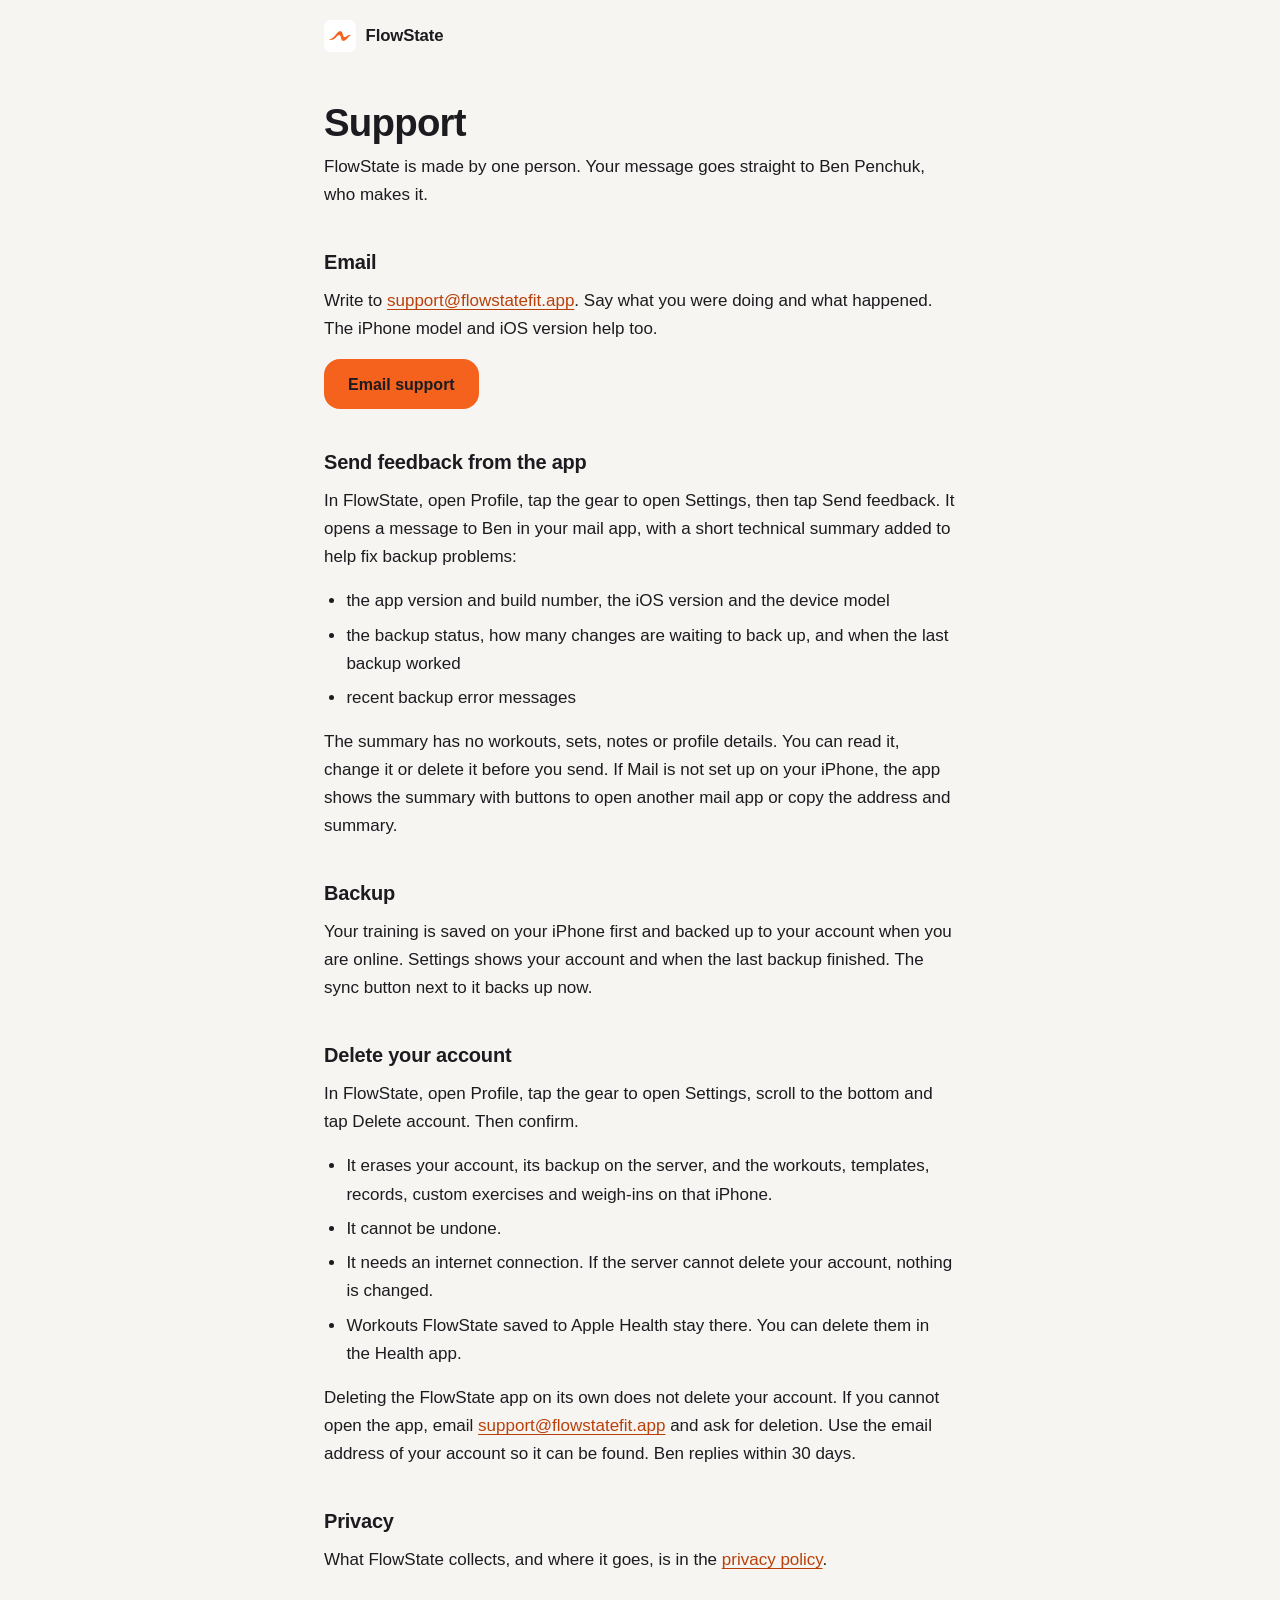
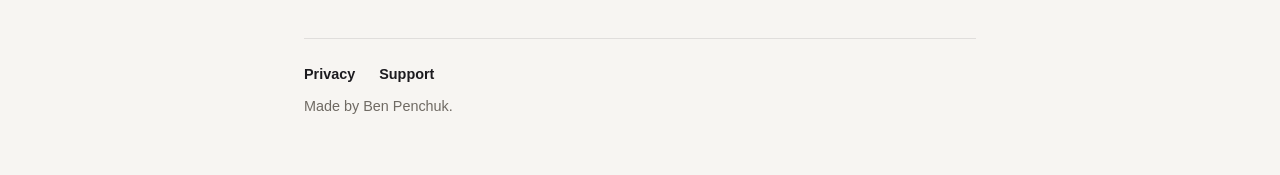
<file: support.html>
<!doctype html>
<html lang="en">
<head>
<meta charset="utf-8">
<meta name="viewport" content="width=device-width, initial-scale=1">
<title>FlowState Support</title>
<meta name="description" content="How to get help with FlowState, send feedback from the app, and delete your account.">
<meta name="theme-color" content="#f7f5f2" media="(prefers-color-scheme: light)">
<meta name="theme-color" content="#131217" media="(prefers-color-scheme: dark)">
<link rel="canonical" href="https://flowstatefit.app/support">
<link rel="icon" type="image/png" href="icon.png">
<link rel="apple-touch-icon" href="icon.png">
<meta property="og:site_name" content="FlowState">
<meta property="og:title" content="FlowState Support">
<meta property="og:description" content="How to get help with FlowState, send feedback from the app, and delete your account.">
<meta property="og:image" content="https://flowstatefit.app/icon.png">
<link rel="stylesheet" href="style.css">
</head>
<body class="doc">
<header class="site-header"><a class="brand" href="./"><picture><source media="(prefers-color-scheme: dark)" srcset="icon-dark.png"><img src="icon.png" width="32" height="32" alt="" ></picture><span>FlowState</span></a></header>
<main>
<article>
<h1>Support</h1>
<p>FlowState is made by one person. Your message goes straight to Ben Penchuk, who makes it.</p>
<h2>Email</h2>
<p>Write to <a href="mailto:support@flowstatefit.app">support@flowstatefit.app</a>. Say what you were doing and what happened. The iPhone model and iOS version help too.</p>
<p><a class="button" href="mailto:support@flowstatefit.app">Email support</a></p>
<h2>Send feedback from the app</h2>
<p>In FlowState, open Profile, tap the gear to open Settings, then tap Send feedback. It opens a message to Ben in your mail app, with a short technical summary added to help fix backup problems:</p>
<ul>
<li>the app version and build number, the iOS version and the device model</li>
<li>the backup status, how many changes are waiting to back up, and when the last backup worked</li>
<li>recent backup error messages</li>
</ul>
<p>The summary has no workouts, sets, notes or profile details. You can read it, change it or delete it before you send. If Mail is not set up on your iPhone, the app shows the summary with buttons to open another mail app or copy the address and summary.</p>
<h2>Backup</h2>
<p>Your training is saved on your iPhone first and backed up to your account when you are online. Settings shows your account and when the last backup finished. The sync button next to it backs up now.</p>
<h2>Delete your account</h2>
<p>In FlowState, open Profile, tap the gear to open Settings, scroll to the bottom and tap Delete account. Then confirm.</p>
<ul>
<li>It erases your account, its backup on the server, and the workouts, templates, records, custom exercises and weigh-ins on that iPhone.</li>
<li>It cannot be undone.</li>
<li>It needs an internet connection. If the server cannot delete your account, nothing is changed.</li>
<li>Workouts FlowState saved to Apple Health stay there. You can delete them in the Health app.</li>
</ul>
<p>Deleting the FlowState app on its own does not delete your account. If you cannot open the app, email <a href="mailto:support@flowstatefit.app">support@flowstatefit.app</a> and ask for deletion. Use the email address of your account so it can be found. Ben replies within 30 days.</p>
<h2>Privacy</h2>
<p>What FlowState collects, and where it goes, is in the <a href="privacy">privacy policy</a>.</p>
</article>
</main>
<footer>
<div class="foot">
<nav aria-label="Footer"><a href="privacy">Privacy</a><a href="support">Support</a></nav>
<p>Made by Ben Penchuk.</p>
</div>
</footer>
</body>
</html>
</file>
<file: home.css>
/* FlowState home page. Hand-written; the home page is not generated by build.py.
   Tokens come from the approved design boards. Brand rules: Flame (#F4621E) is only ever a small fill,
   text on a Flame fill is ink, orange text is #BA4009 on light and Flame on dark, no large orange surface.
   Everything is visible by default. Motion is an enhancement: see the .js-ready and
   prefers-reduced-motion blocks near the end. */

/* ---- Font: Apple devices use their own SF Rounded (ui-rounded); everything else gets Nunito (SIL OFL) ---- */
@font-face {
  font-family: "Nunito";
  src: url(fonts/nunito-latin-wght.woff2) format("woff2");
  font-weight: 200 1000;
  font-style: normal;
  font-display: swap;
}
/* Metric-matched stand-ins so the swap to Nunito does not move anything. */
@font-face {
  font-family: "Nunito Fallback";
  src: local("Arial");
  font-weight: 200 599;
  size-adjust: 101%;
  ascent-override: 100.1%;
  descent-override: 34.9%;
  line-gap-override: 0%;
}
@font-face {
  font-family: "Nunito Fallback";
  src: local("Arial Bold"), local("Arial-BoldMT");
  font-weight: 600 1000;
  size-adjust: 100.3%;
  ascent-override: 100.8%;
  descent-override: 35.2%;
  line-gap-override: 0%;
}

@property --n { syntax: "<integer>"; initial-value: 0; inherits: false; }

:root {
  color-scheme: light dark;
  --flame: #f4621e;
  --ink: #1c1b1f;
  --ease: cubic-bezier(0.2, 0.8, 0.2, 1);
  /* The app in its native dark: the workout screen, the Lock Screen card and the capsule stay these in both themes. */
  --k-bg: #131217;
  --k-card: #1f1d24;
  --k-raised: #2a2732;
  --k-text: #f5f3f0;
  --k-sub: #9d978f;
  --k-mute: #6b6660;
  /* Light */
  --bg: #f7f5f2;
  --card: #ffffff;
  --raised: #ece8e4;
  --tile: #ece8e4;
  --text: #1c1b1f;
  --sub: #6f6a63;
  --sub-raised: #655f58;
  --line: rgba(28, 27, 31, 0.1);
  --accent: #ba4009;
  --accent-hover: #9f380a;
  --rings: #e6e1db;
  --cap-edge: rgba(0, 0, 0, 0);
  --lock-bg: #1c1b1f;
  --shadow: 0 1px 0 rgba(28, 27, 31, 0.04), 0 28px 56px -30px rgba(28, 27, 31, 0.26);
  --phone-edge: rgba(0, 0, 0, 0);
  --phone-shadow: 0 40px 70px -36px rgba(28, 27, 31, 0.55);
  --font: ui-rounded, "SF Pro Rounded", "Nunito", "Nunito Fallback", system-ui, sans-serif;
}
@media (prefers-color-scheme: dark) {
  :root {
    --bg: #131217;
    --card: #1f1d24;
    --raised: #2a2732;
    --tile: #1f1d24;
    --text: #f5f3f0;
    --sub: #9d978f;
    --sub-raised: #9d978f;
    --line: rgba(255, 255, 255, 0.08);
    --accent: #f4621e;
    --accent-hover: #ff8750;
    --rings: #24212b;
    --cap-edge: rgba(255, 255, 255, 0.12);
    --lock-bg: #0a090d;
    --shadow: none;
    --phone-edge: rgba(255, 255, 255, 0.12);
    --phone-shadow: 0 40px 80px -30px rgba(0, 0, 0, 0.7);
  }
}

*, *::before, *::after { box-sizing: border-box; }
html { -webkit-text-size-adjust: 100%; background: var(--bg); }
body {
  margin: 0;
  background: var(--bg);
  color: var(--text);
  font-family: var(--font);
  -webkit-font-smoothing: antialiased;
}
h1, h2, h3, p, ul, ol { margin: 0; }
ul, ol { padding: 0; list-style: none; }
svg { flex: none; }
a { color: var(--accent); }
a:hover { color: var(--accent-hover); }
:focus-visible { outline: 3px solid var(--text); outline-offset: 3px; border-radius: 6px; }
[data-clock], [data-rest], .cnt { font-variant-numeric: tabular-nums; font-kerning: none; }

.page { position: relative; min-height: 100vh; display: flex; flex-direction: column; overflow: hidden; overflow: clip; }
main { flex: 1 0 auto; }
.wrap { position: relative; width: 100%; max-width: 1248px; margin: 0 auto; padding: 0 24px; }

/* Faint rings behind the hero */
.rings { position: absolute; top: 0; left: 50%; pointer-events: none; color: var(--rings); }
.rings svg { display: block; }
.rings-wide { width: 1440px; height: 960px; margin-left: -720px; }
.rings-wide svg { -webkit-mask-image: radial-gradient(900px 620px at 720px 640px, #000 20%, transparent 100%); mask-image: radial-gradient(900px 620px at 720px 640px, #000 20%, transparent 100%); }
.rings-narrow { display: none; width: 390px; height: 1000px; margin-left: -195px; }
.rings-narrow svg { -webkit-mask-image: linear-gradient(to bottom, transparent 26%, #000 58%, transparent 100%); mask-image: linear-gradient(to bottom, transparent 26%, #000 58%, transparent 100%); }

/* The brand mark: the PNG's alpha used as a mask over a Flame fill */
.mark {
  display: block;
  flex: none;
  background: var(--flame);
  -webkit-mask: url(mark.png) center / contain no-repeat;
  mask: url(mark.png) center / contain no-repeat;
}

/* ---- Header ---- */
.site-header { display: flex; align-items: center; height: 96px; }
.brand { display: flex; align-items: center; gap: 10px; min-height: 44px; color: var(--text); text-decoration: none; font-size: 22px; font-weight: 900; letter-spacing: -0.3px; }
.brand:hover { color: var(--text); }
.brand .mark { width: 38px; height: 17px; }

/* ---- Buttons ---- */
.btn {
  display: flex; align-items: center; justify-content: center;
  height: 54px; padding: 0 28px; border-radius: 16px;
  background: var(--flame); color: var(--ink);
  font-size: 17px; font-weight: 900; text-decoration: none;
  transition: scale 0.16s var(--ease);
}
.btn:hover { color: var(--ink); filter: brightness(1.05); }
.btn:active { scale: 0.96; }

/* ---- Hero ---- */
.hero { padding-top: 8px; padding-bottom: 120px; display: flex; flex-direction: column; align-items: center; text-align: center; }
.hero h1 { font-size: clamp(44px, 5.9vw, 84px); font-weight: 900; line-height: 1; letter-spacing: -0.035em; }
.hero-sub { margin-top: 22px; max-width: 560px; font-size: 21px; font-weight: 600; line-height: 1.45; color: var(--sub); text-wrap: pretty; }
.cta { margin-top: 30px; display: flex; flex-wrap: wrap; align-items: center; justify-content: center; gap: 14px 22px; }
.status { display: flex; align-items: center; gap: 9px; font-size: 15px; font-weight: 700; color: var(--sub); }
.status::before { content: ""; width: 8px; height: 8px; border-radius: 4px; background: var(--flame); }

/* The exhibit: three pieces of the app on the page. Wide: lock card | ring card | chart card. */
.exhibit { position: relative; width: 100%; max-width: 1148px; margin-top: 52px; display: grid; grid-template-columns: minmax(0, 344fr) minmax(0, 404fr) minmax(0, 344fr); column-gap: 28px; align-items: start; text-align: left; }
.x-lock { grid-column: 1; grid-row: 1; margin-top: 46px; display: flex; flex-direction: column; gap: 14px; }
.x-ring { grid-column: 2; grid-row: 1; }
.x-chart { grid-column: 3; grid-row: 1; margin-top: 78px; display: flex; flex-direction: column; gap: 12px; }

.card { border-radius: 24px; background: var(--card); box-shadow: var(--shadow); }
.tile { width: 36px; height: 36px; border-radius: 10px; background: rgba(244, 98, 30, 0.16); color: var(--accent); display: flex; align-items: center; justify-content: center; flex: none; }

/* Weekly ring card */
.ringcard { padding: 22px; display: flex; flex-direction: column; gap: 18px; }
.rc-top { display: flex; align-items: center; gap: 24px; }
.ring { position: relative; width: 136px; height: 136px; flex: none; }
.ring svg { display: block; width: 100%; height: 100%; }
.track { fill: none; stroke: var(--raised); stroke-width: 11; }
.arc { fill: none; stroke: var(--flame); stroke-width: 11; stroke-linecap: round; stroke-dasharray: 261.4 326.7; }
.ring-text { position: absolute; inset: 0; display: flex; flex-direction: column; align-items: center; justify-content: center; }
.ring-num { font-size: 38px; font-weight: 900; line-height: 1; }
.cnt { --n: 4; display: inline-block; min-width: 1ch; text-align: right; counter-reset: n var(--n); }
.cnt::after { content: counter(n); }
.cnt-close { --n: 5; }
.of { color: var(--sub); font-size: 24px; }
.ring-cap { font-size: 13px; font-weight: 700; color: var(--sub); }
.rc-stats { display: flex; flex-direction: column; gap: 14px; }
.rc-stats > div { display: flex; flex-direction: column; }
.streak { display: flex; align-items: center; gap: 6px; font-size: 28px; font-weight: 900; color: var(--accent); }
.streak svg { width: 20px; height: 20px; }
.vol { font-size: 22px; font-weight: 900; font-variant-numeric: tabular-nums; }
.stat-cap { font-size: 14px; font-weight: 600; color: var(--sub); }
.days { display: grid; grid-template-columns: repeat(7, minmax(0, 1fr)); gap: 10px; padding-top: 16px; border-top: 1px solid var(--line); }
.day { display: flex; flex-direction: column; align-items: center; justify-content: flex-end; gap: 6px; height: 68px; }
.bar { display: block; width: 100%; height: 4px; border-radius: 2px; background: var(--raised); }
.bar.on, .bar.today { height: var(--h); border-radius: 6px; transform-origin: center bottom; }
.bar.on { background: var(--flame); }
.bar.today { background: none; border: 2px dashed var(--flame); }
.day:nth-child(1) { --h: 30px; }
.day:nth-child(3) { --h: 44px; }
.day:nth-child(4) { --h: 27px; }
.day:nth-child(5) { --h: 44px; }
.dl { font-size: 12px; font-weight: 700; color: var(--sub); }
.dl.now { font-weight: 900; color: var(--accent); }

/* Dynamic Island capsule and Lock Screen card (always the app's dark) */
.island { align-self: center; width: 250px; height: 37px; border-radius: 19px; background: #000; border: 1px solid var(--cap-edge); display: flex; align-items: center; justify-content: space-between; padding: 0 6px 0 14px; }
.island .mark { width: 26px; height: 12px; }
.cap { position: relative; width: 50px; height: 25px; display: flex; align-items: center; justify-content: center; flex: none; }
.cap svg { position: absolute; left: 0; top: 0; display: block; }
.cap-track { fill: none; stroke: rgba(255, 255, 255, 0.18); stroke-width: 2; }
.cap-arc { fill: none; stroke: var(--flame); stroke-width: 2; stroke-linecap: round; stroke-dasharray: 80 100; transition: stroke-dasharray 1s linear; }
.cap-time { position: relative; font-size: 13px; font-weight: 800; color: #fff; }
.lock { border-radius: 24px; background: var(--lock-bg); border: 1px solid var(--cap-edge); color: #fff; padding: 18px; display: flex; flex-direction: column; }
.lock-head { display: flex; align-items: center; flex-wrap: wrap; gap: 4px 9px; font-size: 15px; }
.lock-head .mark { width: 28px; height: 13px; }
.lock-title { font-weight: 800; white-space: nowrap; }
.lock-time { font-weight: 700; color: rgba(255, 255, 255, 0.6); font-variant-numeric: tabular-nums; white-space: nowrap; }
.lock-sets { margin-left: auto; font-size: 13px; font-weight: 700; color: rgba(255, 255, 255, 0.65); font-variant-numeric: tabular-nums; white-space: nowrap; }
.segs { margin-top: 12px; display: grid; grid-template-columns: repeat(16, minmax(0, 1fr)); gap: 3px; }
.segs i { height: 4px; border-radius: 2px; background: rgba(255, 255, 255, 0.14); }
.segs i.on { background: var(--flame); }
.lock-rest { margin-top: 16px; display: flex; align-items: flex-end; gap: 16px; }
.lock-clock { display: flex; flex-direction: column; flex: none; }
.lbl { font-size: 12px; font-weight: 800; letter-spacing: 0.6px; text-transform: uppercase; color: rgba(255, 255, 255, 0.6); }
.big { margin-top: 2px; font-size: 50px; font-weight: 900; line-height: 1; letter-spacing: -1px; }
.lock-next { flex: 1; min-width: 0; display: flex; flex-direction: column; padding-bottom: 2px; }
.nx { margin-top: 2px; font-size: 19px; font-weight: 900; line-height: 24px; font-variant-numeric: tabular-nums; }
.nx-ex { font-size: 13px; font-weight: 700; line-height: 17px; color: rgba(255, 255, 255, 0.65); }

/* Chart card and the New record row */
.chartcard { padding: 20px 20px 16px; display: flex; flex-direction: column; gap: 10px; }
.cc-top { display: flex; align-items: flex-start; justify-content: space-between; gap: 8px; }
.cc-title { display: flex; flex-direction: column; gap: 2px; }
.cc-cap { font-size: 13px; font-weight: 700; color: var(--sub); }
.cc-num { font-size: 34px; font-weight: 900; line-height: 1.05; font-variant-numeric: tabular-nums; }
.unit { font-size: 18px; color: var(--sub); }
.range { display: flex; padding: 3px; border-radius: 10px; background: var(--raised); font-size: 12px; font-weight: 800; color: var(--sub-raised); flex: none; }
.range span { padding: 4px 9px; border-radius: 7px; }
.range .sel { background: var(--card); color: var(--text); }
.chart { display: block; width: 100%; max-width: 304px; height: auto; overflow: visible; }
.chart .grid { fill: none; stroke: var(--line); stroke-width: 1; }
.spark { fill: none; stroke: var(--flame); stroke-width: 3.2; stroke-linecap: round; stroke-dasharray: 100; }
.spark-dot { fill: var(--flame); }
.recordrow { border-radius: 20px; padding: 12px 16px; display: flex; align-items: center; gap: 12px; }
.rr-text { flex: 1; min-width: 0; display: flex; flex-direction: column; }
.rr-title { font-size: 16px; font-weight: 800; }
.rr-sub { font-size: 13px; font-weight: 600; color: var(--sub); }
.rr-val { font-size: 17px; font-weight: 900; font-variant-numeric: tabular-nums; white-space: nowrap; }

/* ---- Two-column sections ---- */
.split { display: grid; grid-template-columns: minmax(0, 1fr) minmax(0, 1fr); column-gap: 64px; align-items: center; }
.copy { max-width: 540px; display: flex; flex-direction: column; align-items: flex-start; }
.eyebrow { display: block; font-size: 13px; font-weight: 900; letter-spacing: 1px; text-transform: uppercase; color: var(--accent); }
.copy h2 { text-wrap: balance; margin-top: 16px; font-size: clamp(36px, 4vw, 56px); font-weight: 900; line-height: 1.04; letter-spacing: -0.03em; }
.copy p { margin-top: 22px; font-size: 20px; font-weight: 600; line-height: 1.5; color: var(--sub); text-wrap: pretty; }

.log { padding-top: 40px; padding-bottom: 130px; grid-template-rows: 1fr auto auto 1fr; }
.log h2 { font-size: clamp(38px, 4.4vw, 62px); line-height: 1.02; }
.log .copy { grid-column: 1; grid-row: 2; }
.log .beats { grid-column: 1; grid-row: 3; }
.log .visual { grid-column: 2; grid-row: 1 / 5; justify-self: center; }
.beats { margin-top: 36px; max-width: 540px; display: flex; flex-direction: column; gap: 20px; }
.beats li { display: flex; align-items: flex-start; gap: 16px; }
.n { width: 36px; height: 36px; border-radius: 10px; background: var(--tile); font-size: 15px; font-weight: 900; display: flex; align-items: center; justify-content: center; flex: none; }
.t { display: flex; flex-direction: column; gap: 2px; }
.t strong { font-size: 17px; font-weight: 800; }
.t span { font-size: 15px; font-weight: 600; color: var(--sub); }

.records { padding-bottom: 130px; }
.records .copy { grid-column: 2; grid-row: 1; }
.records .visual { grid-column: 1; grid-row: 1; justify-self: center; width: 100%; max-width: 460px; display: flex; flex-direction: column; gap: 12px; }
.banner { border-radius: 20px; padding: 14px 18px; display: flex; align-items: center; gap: 14px; }
.banner .tile { width: 40px; height: 40px; border-radius: 12px; }
.banner .rr-title { font-size: 17px; }
.banner .rr-sub { font-size: 14px; }
.banner .rr-val { font-size: 20px; }
.reps { padding: 8px 20px; display: flex; flex-direction: column; }
.reps-head { display: flex; align-items: baseline; justify-content: space-between; padding: 14px 0 10px; font-size: 17px; font-weight: 800; }
.sub { font-size: 14px; font-weight: 700; color: var(--sub); }
.rep { display: flex; align-items: center; min-height: 52px; border-top: 1px solid var(--line); }
.rep-l { flex: 1; font-size: 16px; font-weight: 700; color: var(--sub); }
.rep-v { font-size: 18px; font-weight: 900; font-variant-numeric: tabular-nums; }
.rep-v small { font-size: 13px; font-weight: 700; color: var(--sub); }
.rep.best { gap: 10px; }
.rep.best .rep-l { flex: none; font-weight: 800; color: var(--text); }
.today { margin-right: auto; display: flex; align-items: center; gap: 5px; font-size: 13px; font-weight: 800; color: var(--accent); }

.data { padding-bottom: 110px; }
.facts { justify-self: center; width: 100%; max-width: 500px; padding: 6px 20px; display: flex; flex-direction: column; }
.facts li { display: flex; align-items: center; gap: 14px; min-height: 72px; padding: 10px 0; }
.facts li + li { border-top: 1px solid var(--line); }
.f-text { display: flex; flex-direction: column; gap: 1px; }
.f-text strong { font-size: 16px; font-weight: 800; }
.f-text span { font-size: 14px; font-weight: 600; color: var(--sub); }
.facts a { font-weight: 700; padding: 14px 0; }

/* ---- Templates strip ---- */
.tpl-inner { border-top: 1px solid var(--line); border-bottom: 1px solid var(--line); padding: 36px 0; display: flex; flex-wrap: wrap; align-items: center; justify-content: space-between; gap: 24px 48px; }
.tpl-text { display: flex; flex-direction: column; gap: 6px; max-width: 480px; }
.tpl-text h3 { font-size: 26px; font-weight: 900; letter-spacing: -0.02em; }
.tpl-text p { font-size: 16px; font-weight: 600; color: var(--sub); }
.chips { display: flex; flex-wrap: wrap; gap: 8px; }
.chips li { height: 40px; padding: 0 16px; border-radius: 20px; background: var(--tile); font-size: 15px; font-weight: 800; display: flex; align-items: center; }

/* ---- Closing ---- */
.closing { padding-top: 120px; padding-bottom: 120px; display: flex; flex-direction: column; align-items: center; text-align: center; }
.close-ring { position: relative; width: 132px; height: 132px; }
.close-ring svg { display: block; width: 100%; height: 100%; }
.close-ring .track, .close-ring .arc { stroke-width: 9; }
.close-arc { stroke-dasharray: 326.7 326.7; }
.close-num { position: absolute; inset: 0; display: flex; align-items: center; justify-content: center; font-size: 36px; font-weight: 900; line-height: 1; }
.close-num .of { font-size: 23px; }
.closing h2 { text-wrap: balance; margin-top: 36px; font-size: clamp(36px, 4.2vw, 60px); font-weight: 900; line-height: 1.03; letter-spacing: -0.03em; }
.nw { white-space: nowrap; }
.close-sub { margin-top: 20px; max-width: 480px; font-size: 20px; font-weight: 600; line-height: 1.5; color: var(--sub); text-wrap: pretty; }
.closing .btn { margin-top: 32px; }
.fine { margin-top: 14px; font-size: 14px; font-weight: 600; color: var(--sub); }

/* ---- Footer ---- */
.site-footer { padding-bottom: 44px; }
.foot-row { border-top: 1px solid var(--line); padding-top: 28px; display: flex; flex-wrap: wrap; align-items: center; gap: 16px 32px; }
.foot-brand { display: flex; align-items: center; gap: 9px; font-size: 17px; font-weight: 900; letter-spacing: -0.2px; }
.foot-brand .mark { width: 30px; height: 13px; }
.site-footer nav { display: flex; gap: 24px; font-size: 15px; font-weight: 700; }
.site-footer nav a { display: inline-flex; align-items: center; min-height: 44px; color: var(--text); text-decoration: none; }
.site-footer nav a:hover { text-decoration: underline; }
.made { margin-left: auto; font-size: 15px; font-weight: 600; color: var(--sub); }
.site-footer .fine { margin-top: 14px; font-size: 13px; }

/* ---- The workout screen (always the app's native dark) ---- */
.panel { display: none; }
.frame { position: relative; width: 368px; height: 779px; border-radius: 58px; background: #08070a; border: 1px solid var(--phone-edge); box-shadow: var(--phone-shadow); padding: 8px; color: var(--k-text); }
.screen { position: relative; width: 350px; height: 761px; border-radius: 50px; overflow: hidden; background: var(--k-bg); }
.canvas { position: absolute; left: 0; top: 0; width: 402px; height: 874px; transform: scale(0.8706); transform-origin: 0 0; background: var(--k-bg); }
.w-body { display: flex; flex-direction: column; gap: 12px; padding: 56px 16px 0; }
.round { width: 40px; height: 40px; border-radius: 50%; background: var(--k-card); display: flex; align-items: center; justify-content: center; flex: none; }
.w-top { display: flex; align-items: center; justify-content: space-between; }
.w-time { display: flex; flex-direction: column; align-items: center; }
.w-day { font-size: 13px; font-weight: 700; color: var(--k-sub); }
.w-clock { font-size: 22px; font-weight: 900; line-height: 1.1; font-variant-numeric: tabular-nums; }
.prog { display: grid; grid-template-columns: repeat(6, minmax(0, 1fr)); gap: 4px; }
.prog i { height: 4px; border-radius: 2px; background: #2a2732; }
.prog .a { background: var(--k-text); }
.prog .b { background: var(--k-mute); }
.w-title { display: flex; align-items: flex-start; justify-content: space-between; padding-top: 6px; }
.p-title { display: flex; flex-direction: column; gap: 2px; }
.ex { font-size: 30px; font-weight: 900; line-height: 1.1; letter-spacing: -0.3px; }
.ex-sub { font-size: 15px; font-weight: 600; color: var(--k-sub); }
.last { display: flex; align-items: center; gap: 8px; }
.last-lbl { font-size: 13px; font-weight: 700; color: var(--k-sub); }
.pill { height: 26px; padding: 0 9px; border-radius: 8px; background: var(--k-raised); color: var(--k-sub); font-size: 13px; font-weight: 800; font-variant-numeric: tabular-nums; display: flex; align-items: center; }
.sets { border-radius: 20px; background: var(--k-card); padding: 14px 12px 4px; display: flex; flex-direction: column; gap: 8px; }
.sets-head, .set-row { display: grid; grid-template-columns: 32px minmax(0, 1fr) minmax(0, 1fr) 44px; gap: 8px; }
.sets-head { font-size: 11px; font-weight: 800; letter-spacing: 0.6px; color: var(--k-sub); text-align: center; }
.set-row { align-items: center; }
.sn { font-size: 15px; font-weight: 900; text-align: center; }
.dim { color: var(--k-sub); }
.field { height: 42px; border-radius: 12px; background: var(--k-raised); font-size: 19px; font-weight: 800; font-variant-numeric: tabular-nums; display: flex; align-items: center; justify-content: center; }
.chk { display: flex; justify-content: center; }
.chk svg { display: block; }
.set-warm { display: grid; grid-template-columns: 32px minmax(0, 1fr) 44px; gap: 8px; align-items: center; height: 30px; }
.warm-tag { justify-self: center; width: 28px; height: 22px; border-radius: 7px; border: 1.5px solid var(--k-mute); font-size: 12px; font-weight: 900; color: var(--k-sub); display: flex; align-items: center; justify-content: center; }
.warm-txt { padding-left: 6px; font-size: 15px; font-weight: 800; color: var(--k-sub); font-variant-numeric: tabular-nums; }
.warm-txt span { font-weight: 700; }
.add-set { height: 40px; display: flex; align-items: center; justify-content: center; gap: 6px; font-size: 15px; font-weight: 800; color: var(--k-sub); }
.logbtn { height: 54px; border-radius: 16px; background: var(--flame); color: var(--ink); font-size: 17px; font-weight: 900; font-variant-numeric: tabular-nums; display: flex; align-items: center; justify-content: center; gap: 8px; }
.up-next { display: flex; align-items: center; gap: 10px; padding: 4px 6px 0; }
.un-name { font-size: 15px; font-weight: 800; }
.un-meta { margin-left: auto; font-size: 13px; font-weight: 700; color: var(--k-sub); font-variant-numeric: tabular-nums; }
.restbar { border-radius: 28px; background: var(--k-card); box-shadow: 0 -10px 30px rgba(0, 0, 0, 0.35); padding: 10px; display: flex; flex-direction: column; }
.restbar.float { position: absolute; left: 12px; right: 12px; bottom: 22px; }
.rest { overflow: hidden; max-height: 60px; }
.rest-in { padding: 4px 8px 12px; display: flex; flex-direction: column; gap: 8px; }
.rest-top { display: flex; align-items: baseline; justify-content: space-between; }
.rest-lbl { font-size: 13px; font-weight: 800; color: var(--k-sub); }
.rest-clock { font-size: 22px; font-weight: 900; line-height: 1; }
.rest-track { display: block; height: 3px; border-radius: 2px; background: var(--k-raised); overflow: hidden; }
.rline { display: block; width: 100%; height: 100%; border-radius: 2px; background: var(--flame); transform-origin: left center; transition: transform 1s linear; }
.bar-btns { display: flex; gap: 10px; }
.b-add, .b-fin { height: 52px; border-radius: 18px; background: var(--k-raised); font-size: 16px; font-weight: 800; display: flex; align-items: center; justify-content: center; }
.b-add { flex: 1; gap: 7px; white-space: nowrap; }
.b-fin { width: 124px; }

/* Demo states. With no classes the screen shows its finished state: set 2 logged, rest strip up. */
.wash { fill: #42271f; transform-box: fill-box; transform-origin: center; transition: opacity 0.25s var(--ease), transform 0.25s var(--ease); }
.draw { fill: none; stroke: var(--flame); stroke-width: 2.8; stroke-linecap: round; stroke-linejoin: round; stroke-dasharray: 1; stroke-dashoffset: 0; transition: stroke-dashoffset 0.3s var(--ease) 0.05s; }
.logbtn { transition: transform 0.14s var(--ease); }
.rest { transition: max-height 0.35s var(--ease), opacity 0.3s var(--ease); }
.demo.press .logbtn { transform: scale(0.96); }
/* The button names the next set to log: set 3 once set 2 is ticked (the resting state and the no-script state). */
.logbtn .lbl-pre { display: none; }
.demo.pre:not(.logged) .lbl-pre { display: inline; }
.demo.pre:not(.logged) .lbl-done { display: none; }
.demo.pre:not(.logged) .wash { opacity: 0; transform: scale(0.7); }
.demo.pre:not(.logged) .draw { stroke-dashoffset: 1; }
.demo.pre:not(.resting) .rest { max-height: 0; opacity: 0; }

/* ---- Motion ---- */
@keyframes rise { from { opacity: 0; transform: translateY(8px); } }
@keyframes fade { from { opacity: 0; } }
@keyframes ring-fill { from { stroke-dasharray: 0 326.7; } }
@keyframes cnt-hero { from { --n: 0; } }
@keyframes cnt-close { from { --n: 4; } }
@keyframes grow { from { transform: scaleY(0.1); } }
@keyframes draw { from { stroke-dashoffset: 100; } }

/* Hero, once, on load. Plain CSS: no script needed, and if animation is unsupported the final state is just the page. */
.rise { animation: rise 0.35s var(--ease) var(--d, 0s) both; }
.hero h1 { --d: 0s; }
.hero-sub { --d: 0.04s; }
.cta { --d: 0.08s; }
.ringcard { --d: 0.14s; }
.island, .lock { --d: 0.18s; }
.chartcard, .recordrow { --d: 0.22s; }
.ring-arc { animation: ring-fill 1.1s var(--ease) 0.4s both, fade 0.2s linear 0.4s both; }
.cnt-hero { animation: cnt-hero 1.1s var(--ease) 0.4s both; }
.ringcard .bar.on, .ringcard .bar.today { animation: grow 0.7s var(--ease) both; }
.day:nth-child(1) .bar { animation-delay: 0.5s; }
.day:nth-child(3) .bar { animation-delay: 0.535s; }
.day:nth-child(4) .bar { animation-delay: 0.57s; }
.day:nth-child(5) .bar { animation-delay: 0.605s; }
.spark { animation: draw 1.3s var(--ease) 0.7s both; }
.spark-dot { animation: fade 0.3s ease-out 1.8s both; }

/* Scroll reveals, once each. Hidden only after the script says it is running (.js-ready) and until it reveals them. */
@media (prefers-reduced-motion: no-preference) {
  .js-ready .reveal:not(.in) { opacity: 0; translate: 0 8px; }
  .js-ready .reveal.in { transition: opacity 0.35s var(--ease) calc(var(--i, 0) * 40ms), translate 0.35s var(--ease) calc(var(--i, 0) * 40ms); }
  .js-ready .btn.reveal.in { transition: opacity 0.35s var(--ease) calc(var(--i, 0) * 40ms), translate 0.35s var(--ease) calc(var(--i, 0) * 40ms), scale 0.16s var(--ease); }
  .reveal:nth-child(2) { --i: 1; }
  .reveal:nth-child(3) { --i: 2; }
  .reveal:nth-child(4) { --i: 3; }
  .reveal:nth-child(5) { --i: 4; }
  /* Closing ring: waits at 4/5 until it scrolls in, then fills to 5/5 while its number ticks 4 to 5. */
  .js-ready .reveal-ring:not(.in) .close-arc { stroke-dasharray: 261.4 326.7; }
  .js-ready .reveal-ring:not(.in) .cnt-close { --n: 4; }
  .reveal-ring.in .close-arc { transition: stroke-dasharray 0.9s var(--ease); }
  .reveal-ring.in .cnt-close { animation: cnt-close 0.9s var(--ease) both; }
}
/* Reduced motion: no travel, no ticking. A short crossfade at most. */
@media (prefers-reduced-motion: reduce) {
  .rise { animation: fade 0.25s ease-out both; }
  .ring-arc, .cnt-hero, .ringcard .bar.on, .ringcard .bar.today, .spark, .spark-dot { animation: none; }
  .btn { transition: none; }
}
@media print { .reveal { opacity: 1 !important; translate: none !important; } }

/* ---- Between a phone and a laptop ---- */
@media (max-width: 1099px) {
  .exhibit { grid-template-columns: repeat(2, minmax(0, 1fr)); max-width: 760px; row-gap: 28px; }
  .x-ring { grid-column: 1; }
  .x-lock { grid-column: 2; grid-row: 1; margin-top: 0; align-self: center; }
  .x-chart { grid-column: 1 / -1; grid-row: 2; margin-top: 0; justify-self: center; width: 344px; max-width: 100%; }
}
@media (max-width: 959px) {
  .split { display: flex; flex-direction: column; align-items: stretch; row-gap: 40px; }
  .split .copy { max-width: 540px; }
  .log { padding-bottom: 100px; }
  .log .visual { order: 2; align-self: center; }
  .log .beats { order: 3; margin-top: 0; }
  .log .copy { order: 1; }
  .records, .data { padding-bottom: 100px; }
  .records .visual, .facts { align-self: center; }
}

/* ---- Phone: its own layout, not the desktop reflowed ---- */
.wide-only { display: inline; }
@media (max-width: 759px) {
  :root { --cap-edge: rgba(0, 0, 0, 0); }
  .page { --shadow: 0 1px 0 rgba(28, 27, 31, 0.04), 0 24px 48px -28px rgba(28, 27, 31, 0.26); --phone-shadow: 0 30px 50px -30px rgba(28, 27, 31, 0.5); }
  .wrap { max-width: 540px; padding: 0 20px; }
  .wide-only { display: none; }
  .rings-wide { display: none; }
  .rings-narrow { display: block; }

  .site-header { height: 60px; }
  .brand { gap: 8px; font-size: 19px; }
  .brand .mark { width: 32px; height: 14px; }

  .hero { padding-top: 0; padding-bottom: 0; align-items: stretch; text-align: left; }
  .hero h1 { margin-top: 6px; font-size: clamp(34px, 11.4vw, 62px); line-height: 0.99; }
  .hero-sub { margin-top: 12px; font-size: 17px; max-width: none; }
  .cta { margin-top: 20px; flex-direction: column; align-items: stretch; flex-wrap: nowrap; gap: 12px; }
  .cta .btn { padding: 0; }
  .status { justify-content: flex-start; }
  .hero h1 { --d: 0s; } .hero-sub { --d: 0.04s; } .cta { --d: 0.08s; }

  .exhibit { display: flex; flex-direction: column; align-items: stretch; max-width: none; margin-top: 44px; }
  .x-lock, .x-chart { display: contents; }
  .x-ring { order: 1; }
  .recordrow { order: 2; margin-top: 12px; --d: 0.22s; }
  .lock { order: 3; margin-top: 12px; --d: 0.26s; }
  .chartcard { display: none; }
  .ringcard { --d: 0.14s; padding: 30px 18px 18px; gap: 14px; }
  .island { position: absolute; top: -20px; right: 14px; z-index: 1; width: 226px; box-shadow: 0 8px 20px -8px rgba(0, 0, 0, 0.5); --d: 0.14s; }
  .rc-top { gap: 20px; }
  .ring { width: 104px; height: 104px; }
  .track, .arc { stroke-width: 12; }
  .ring-num { font-size: 28px; }
  .of { font-size: 19px; }
  .ring-cap { font-size: 12px; }
  .rc-stats { gap: 12px; }
  .streak { font-size: 24px; }
  .streak svg { width: 18px; height: 18px; }
  .vol { font-size: 19px; }
  .stat-cap { font-size: 13px; }
  .days { gap: 8px; padding-top: 14px; }
  .day { height: 60px; }
  .day:nth-child(1) { --h: 26px; }
  .day:nth-child(3) { --h: 38px; }
  .day:nth-child(4) { --h: 23px; }
  .day:nth-child(5) { --h: 38px; }

  .split { display: flex; padding: 0 20px; margin-top: 88px; row-gap: 0; }
  .eyebrow { font-size: 12px; }
  .copy h2 { margin-top: 12px; font-size: 36px; line-height: 1.04; }
  .log h2 { font-size: 40px; line-height: 1.02; }
  .copy p { margin-top: 14px; font-size: 17px; }
  .log, .records, .data { padding-top: 0; padding-bottom: 0; }
  .log .visual { align-self: stretch; margin-top: 28px; }
  .log .beats { margin-top: 28px; }
  .beats { gap: 18px; }
  .beats li { gap: 14px; }
  .records .visual, .facts { margin-top: 28px; max-width: none; width: 100%; }
  .banner { padding: 12px 16px; gap: 12px; }
  .banner .tile { width: 36px; height: 36px; border-radius: 10px; }
  .banner .rr-title { font-size: 16px; }
  .banner .rr-sub { font-size: 13px; }
  .banner .rr-val { font-size: 18px; }
  .reps { padding: 6px 18px; }
  .facts { padding: 6px 18px; }

  .templates { margin-top: 72px; }
  .tpl-inner { padding: 30px 0; flex-direction: column; align-items: flex-start; flex-wrap: nowrap; gap: 18px; }
  .tpl-text h3 { font-size: 24px; }

  .closing { padding-top: 80px; padding-bottom: 80px; }
  .close-ring { width: 116px; height: 116px; }
  .close-ring .track, .close-ring .arc { stroke-width: 10; }
  .close-num { font-size: 32px; }
  .close-num .of { font-size: 21px; }
  .closing h2 { margin-top: 30px; font-size: clamp(28px, 8.7vw, 46px); line-height: 1.05; }
  .close-sub { margin-top: 16px; font-size: 17px; }
  .closing .btn { margin-top: 26px; align-self: stretch; padding: 0; }

  .site-footer { padding-bottom: 40px; }
  .foot-row { padding-top: 26px; gap: 4px 16px; }
  .foot-brand { flex: 1; }
  .site-footer nav { gap: 22px; }
  .made { flex-basis: 100%; margin-left: 0; margin-top: 8px; }
  .site-footer .fine { margin-top: 16px; }

  /* The workout screen: the relevant part, in a frameless rounded dark panel at full width */
  .frame { display: none; }
  .panel { display: flex; flex-direction: column; gap: 12px; border-radius: 36px; background: var(--k-bg); border: 1px solid var(--phone-edge); box-shadow: var(--phone-shadow); color: var(--k-text); padding: 22px 14px 14px; }
  .p-head { display: flex; align-items: flex-start; justify-content: space-between; gap: 8px; padding: 0 4px; }
  .panel .ex { font-size: 28px; }
  .p-clock { display: flex; flex-direction: column; align-items: flex-end; }
  .p-day { font-size: 12px; font-weight: 700; color: var(--k-sub); }
  .p-time { font-size: 18px; font-weight: 900; font-variant-numeric: tabular-nums; }
  .panel .last { flex-wrap: wrap; padding: 0 4px; }
  .panel .sets { padding: 14px 12px 12px; }
  .bar-space { margin-top: 8px; min-height: 132px; display: flex; flex-direction: column; justify-content: flex-end; }
  .panel .restbar { border-radius: 26px; box-shadow: none; }
  .panel .b-fin { width: 108px; }
  .panel .b-add { flex: 1 1 0; min-width: 0; }
}
@media (max-width: 380px) {
  .site-header { height: 56px; }
  .lock { padding: 16px; }
  .lock-head { font-size: 14px; gap: 4px 7px; }
  .big { font-size: 44px; }
  .nx { font-size: 17px; line-height: 22px; }
  .lock-rest { gap: 12px; }
  .ringcard { padding-left: 14px; padding-right: 14px; }
  .rc-top { gap: 14px; }
  .panel { padding-left: 10px; padding-right: 10px; }
  .panel .b-fin { width: 84px; }
  .panel .b-add { font-size: 15px; gap: 5px; }
  .banner { padding: 12px; }
}
</file>
<file: style.css>
/* FlowState site. One stylesheet for every page; plain CSS, system fonts, no JS.
   Tokens follow the app's AppTheme (FlowState/Utilities/AppTheme.swift) and the design kit:
   Flame is for small fills, ink goes on Flame, and orange text is Ember in light, Flame in dark.
   Never a large orange surface on dark. */

:root {
  color-scheme: light dark;
  --bg: #f7f5f2;
  --card: #ffffff;
  --fg: #1c1b1f;
  --muted: #6f6a63;
  --rule: rgba(28, 27, 31, 0.1);
  --card-edge: rgba(28, 27, 31, 0.06);
  --code-bg: #efece8;
  --flame: #f4621e;
  --ink: #1c1b1f;
  /* The app's Ember (#c8470c) is 4.4:1 on this background; this is a touch deeper for body text. */
  --accent-text: #ba4009;
  --wash: rgba(244, 98, 30, 0.14);
  --font-text: -apple-system, BlinkMacSystemFont, "Segoe UI", Roboto, Helvetica, Arial, sans-serif;
  --font-round: ui-rounded, "SF Pro Rounded", -apple-system, BlinkMacSystemFont, "Segoe UI", Roboto, Helvetica, Arial, sans-serif;
}

@media (prefers-color-scheme: dark) {
  :root {
    --bg: #131217;
    --card: #1f1d24;
    --fg: #f5f3f0;
    --muted: #9d978f;
    --rule: rgba(255, 255, 255, 0.1);
    --card-edge: rgba(255, 255, 255, 0);
    --code-bg: #1f1d24;
    --accent-text: #f4621e;
    --wash: rgba(244, 98, 30, 0.16);
  }
}

* { box-sizing: border-box; }

html { -webkit-text-size-adjust: 100%; }

body {
  margin: 0;
  background: var(--bg);
  color: var(--fg);
  font: 17px/1.65 var(--font-text);
}

main {
  max-width: 42rem;
  margin: 0 auto;
  padding: 1.5rem 1.25rem 3rem;
}

/* ---- Header (inner pages) ---- */

.site-header {
  max-width: 42rem;
  margin: 0 auto;
  padding: 1.25rem 1.25rem 0;
}

.brand {
  display: inline-flex;
  align-items: center;
  gap: 0.6rem;
  color: var(--fg);
  text-decoration: none;
  font: 800 1.05rem/1 var(--font-round);
  letter-spacing: -0.01em;
}

.brand img, .hero img {
  display: block;
  border-radius: 22.4%;
}

.brand img { width: 2rem; height: 2rem; }

/* ---- Text ---- */

h1 {
  font: 900 2rem/1.15 var(--font-round);
  letter-spacing: -0.02em;
  margin: 0 0 0.5rem;
}

h2 {
  font: 800 1.25rem/1.3 var(--font-round);
  letter-spacing: -0.01em;
  margin: 2.5rem 0 0.75rem;
}

h3 { font: 800 1.05rem/1.4 var(--font-round); margin: 1.75rem 0 0.5rem; }

p, ul, ol { margin: 0 0 1rem; }
ul, ol { padding-left: 1.4rem; }
li { margin-bottom: 0.4rem; }
strong { font-weight: 650; }

a {
  color: var(--accent-text);
  text-decoration-thickness: 1px;
  text-underline-offset: 3px;
}

a:focus-visible, .button:focus-visible {
  outline: 2px solid var(--flame);
  outline-offset: 3px;
  border-radius: 4px;
}

code {
  background: var(--code-bg);
  padding: 0.15em 0.4em;
  border-radius: 4px;
  font: 0.875em ui-monospace, SFMono-Regular, Menlo, monospace;
}

hr { border: 0; border-top: 1px solid var(--rule); margin: 2.5rem 0; }

table {
  display: block;
  max-width: 100%;
  overflow-x: auto;
  border-collapse: collapse;
  margin: 0 0 1.25rem;
  font-size: 0.95rem;
}

th, td {
  text-align: left;
  padding: 0.55rem 0.6rem;
  border-bottom: 1px solid var(--rule);
  vertical-align: top;
}

th { font-weight: 650; }

.updated { color: var(--muted); font-size: 0.95rem; margin: 0 0 2rem; }

/* ---- Home ---- */

.hero { padding: 2.5rem 0 0.5rem; }

.hero img { width: 4.5rem; height: 4.5rem; margin-bottom: 1.5rem; }

.hero h1 { font-size: 2.5rem; line-height: 1.1; margin-bottom: 0.75rem; }

.tagline {
  font: 700 1.3rem/1.35 var(--font-round);
  letter-spacing: -0.01em;
  margin: 0 0 0.75rem;
}

.lede { color: var(--muted); margin: 0 0 1.5rem; }

/* The quiet Flame pill from the kit: wash behind accent text, never a solid fill. */
.status {
  display: inline-flex;
  align-items: center;
  gap: 0.5rem;
  margin: 0;
  padding: 0.4rem 0.85rem;
  border-radius: 999px;
  background: var(--wash);
  color: var(--accent-text);
  font: 700 0.9rem/1.3 var(--font-round);
}

.status::before {
  content: "";
  width: 0.5rem;
  height: 0.5rem;
  border-radius: 50%;
  background: var(--flame);
  flex: none;
}

/* Feature rows: one card, a hairline between rows. */
.home article > ul {
  list-style: none;
  margin: 0 0 1rem;
  padding: 0;
  background: var(--card);
  border-radius: 20px;
  box-shadow: 0 0 0 1px var(--card-edge);
}

.home article > ul > li {
  margin: 0;
  padding: 1rem 1.25rem;
  border-top: 1px solid var(--rule);
  font-size: 0.97rem;
  line-height: 1.55;
}

.home article > ul > li:first-child { border-top: 0; }

.home article > ul strong {
  display: block;
  font: 800 1.02rem/1.4 var(--font-round);
  margin-bottom: 0.15rem;
}

.home h2 { margin-top: 2.25rem; }

/* ---- Support ---- */

.button {
  display: inline-block;
  padding: 0.95rem 1.5rem;
  border-radius: 16px;
  background: var(--flame);
  color: var(--ink);
  font: 800 1rem/1.2 var(--font-round);
  text-decoration: none;
}

.button:active { transform: scale(0.96); }

/* ---- Footer ---- */

footer {
  padding: 0 1.25rem 3.5rem;
  color: var(--muted);
  font-size: 0.9rem;
}

.foot {
  max-width: 42rem;
  margin: 0 auto;
  padding-top: 1.5rem;
  border-top: 1px solid var(--rule);
}

.foot nav { display: flex; gap: 1.5rem; margin-bottom: 0.5rem; }
.foot nav a { color: var(--fg); text-decoration: none; font-weight: 650; }
.foot nav a:hover { text-decoration: underline; }
.foot p { margin: 0; }

@media (min-width: 40rem) {
  main { padding-top: 2.5rem; }
  .hero { padding-top: 4rem; }
  h1 { font-size: 2.4rem; }
  .hero h1 { font-size: 3rem; }
}

@media (prefers-reduced-motion: no-preference) {
  .button { transition: transform 120ms ease-out; }
}
</file>
